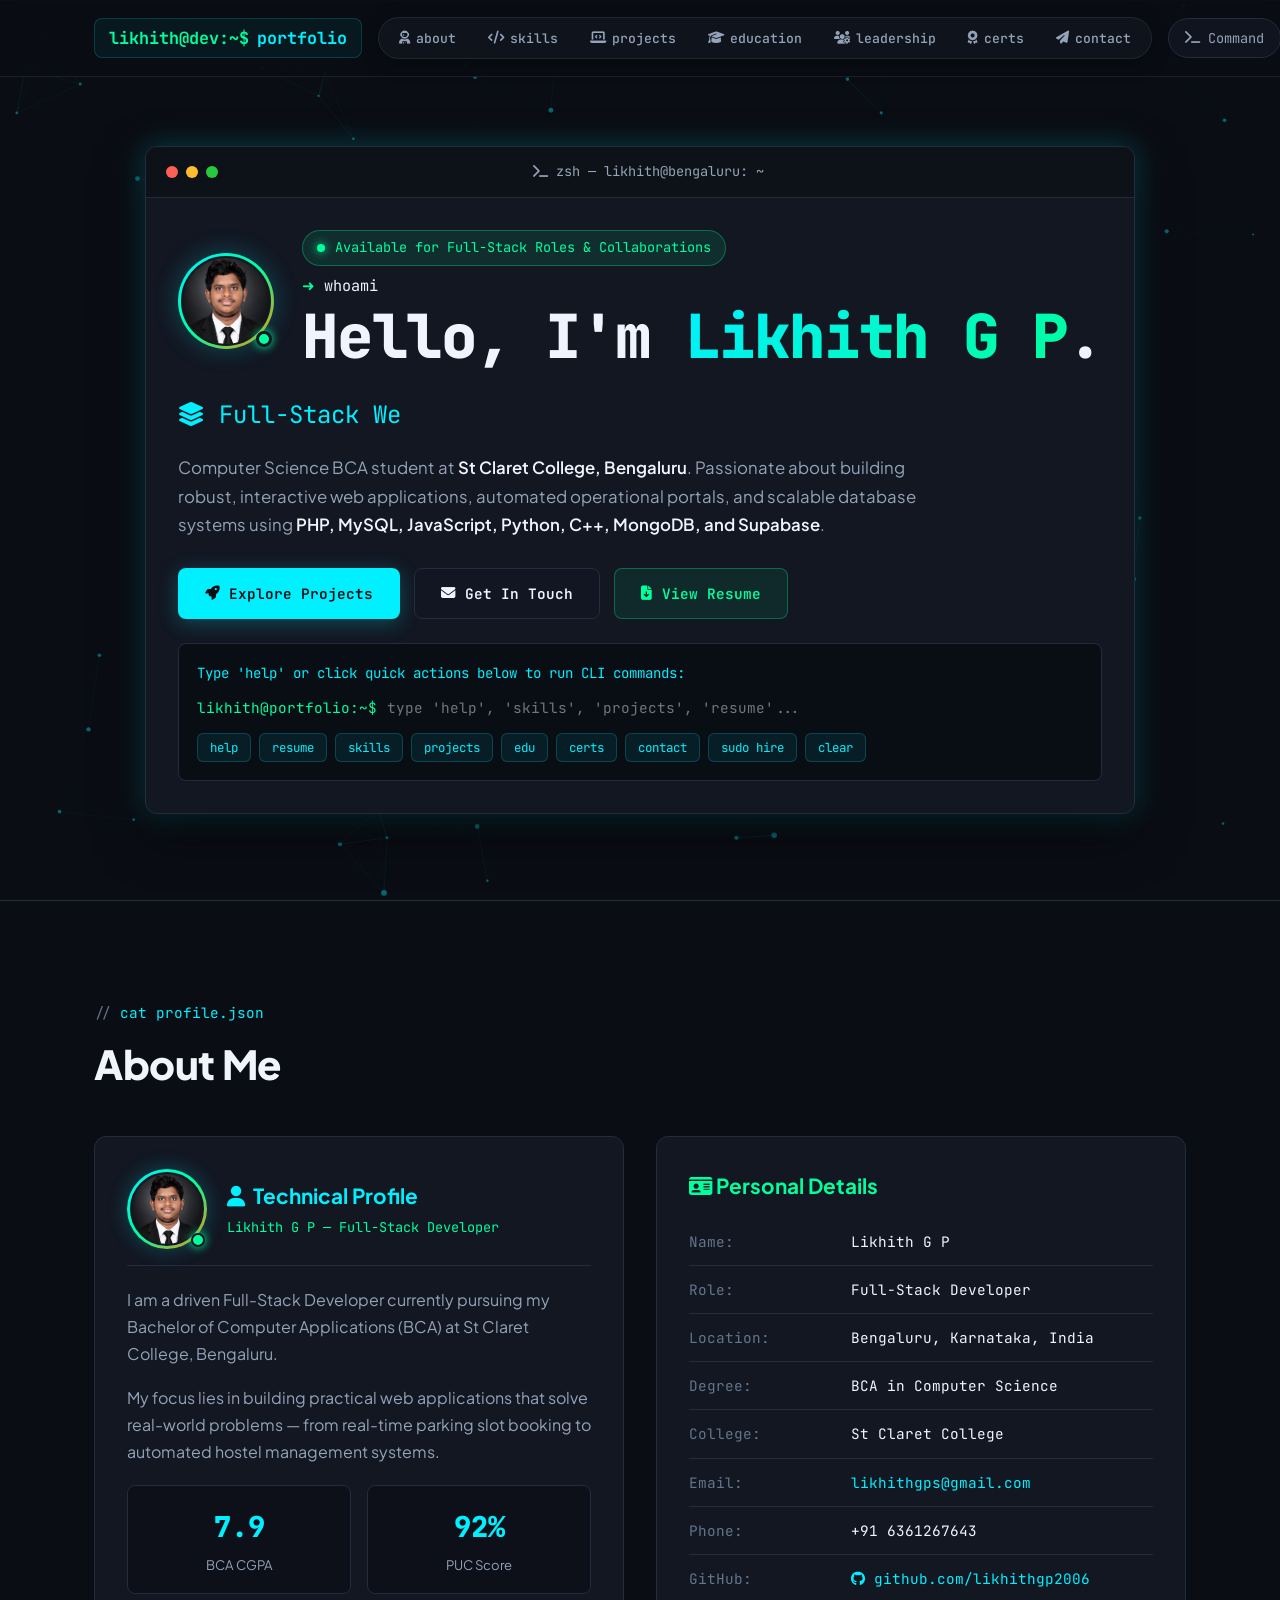
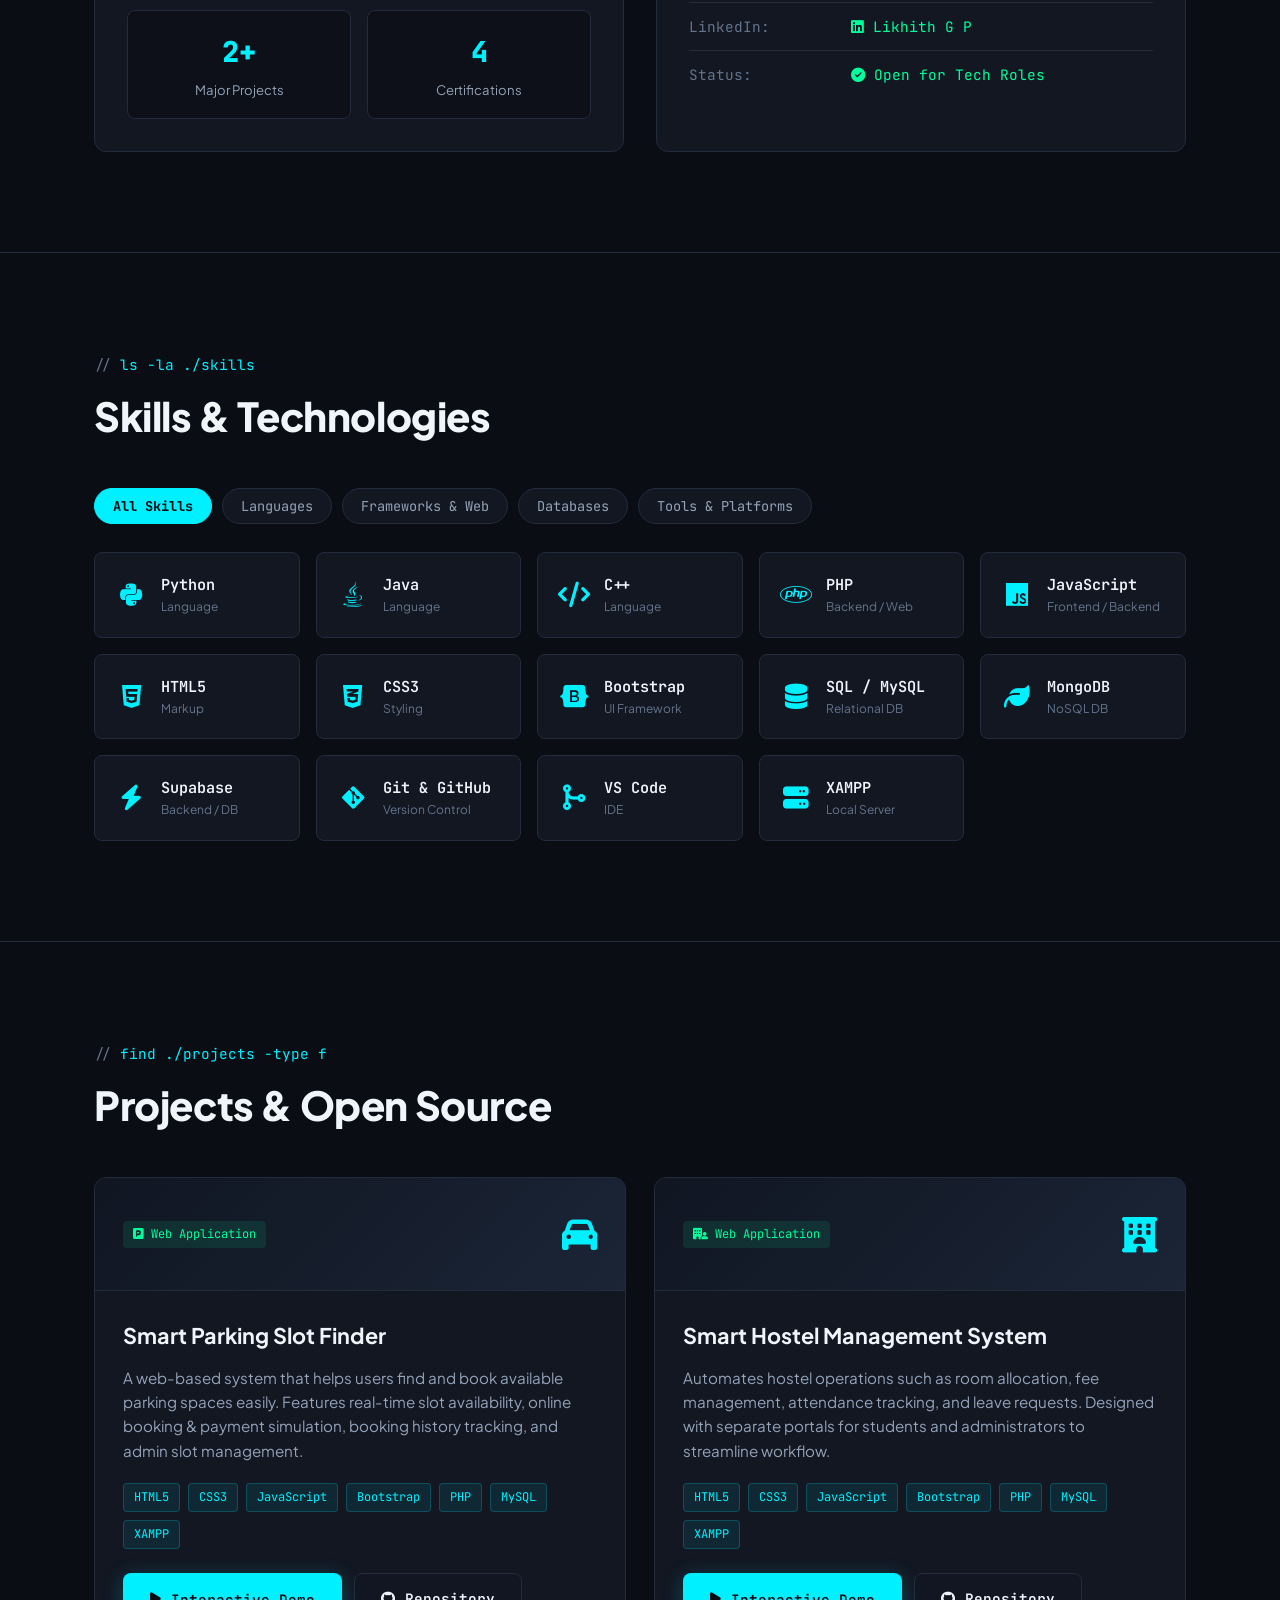
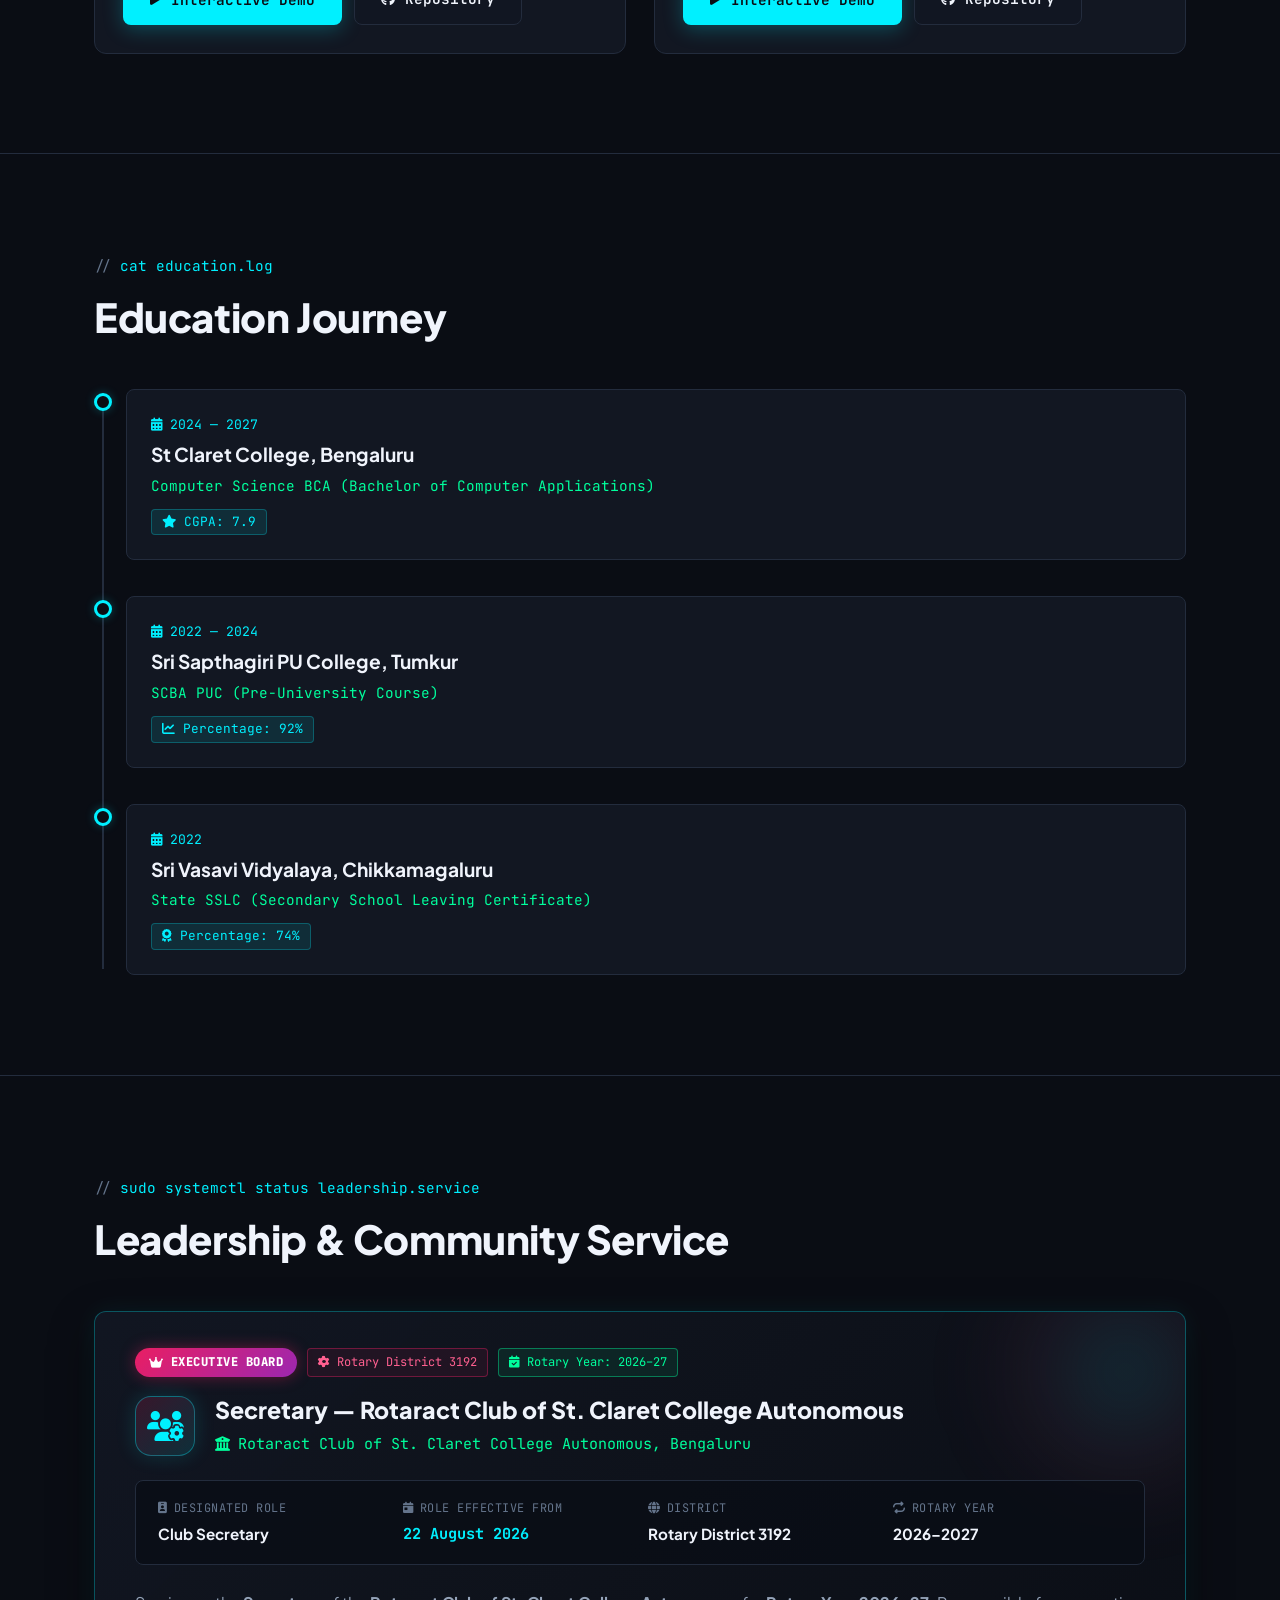
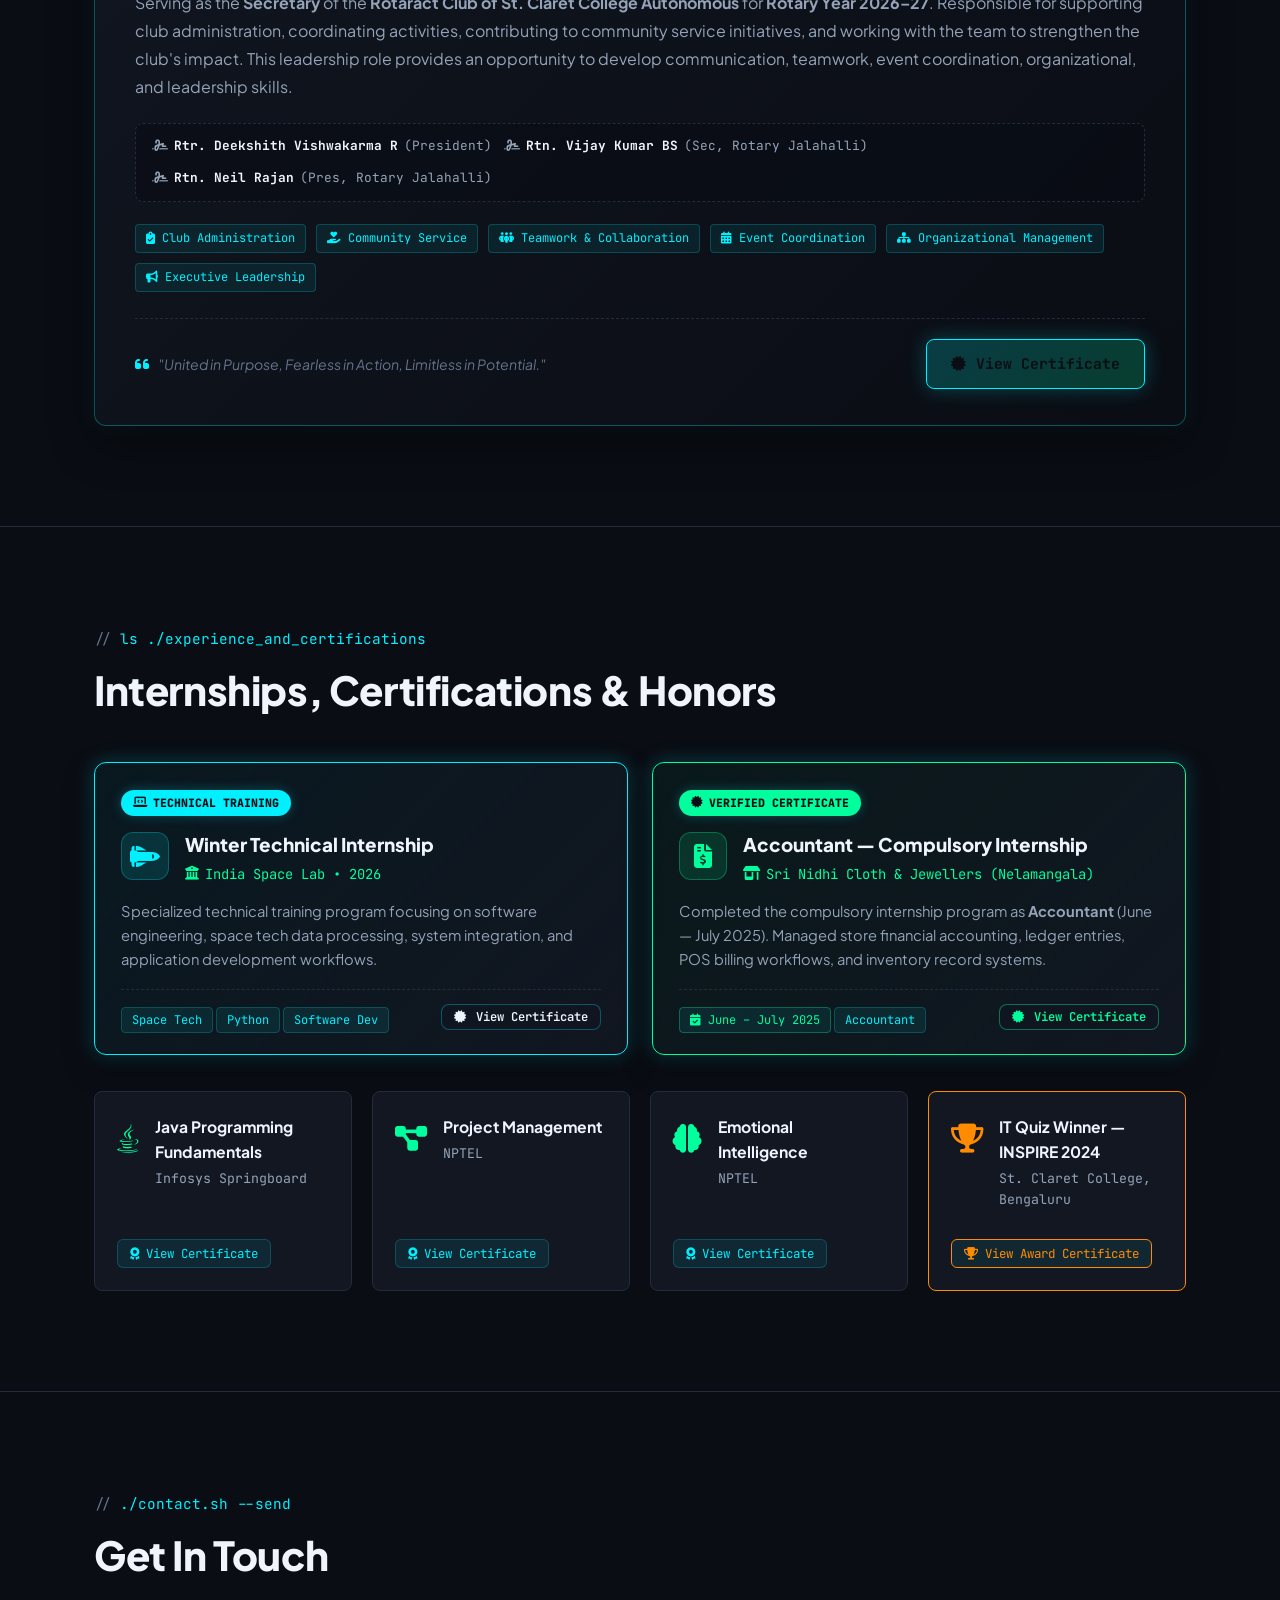
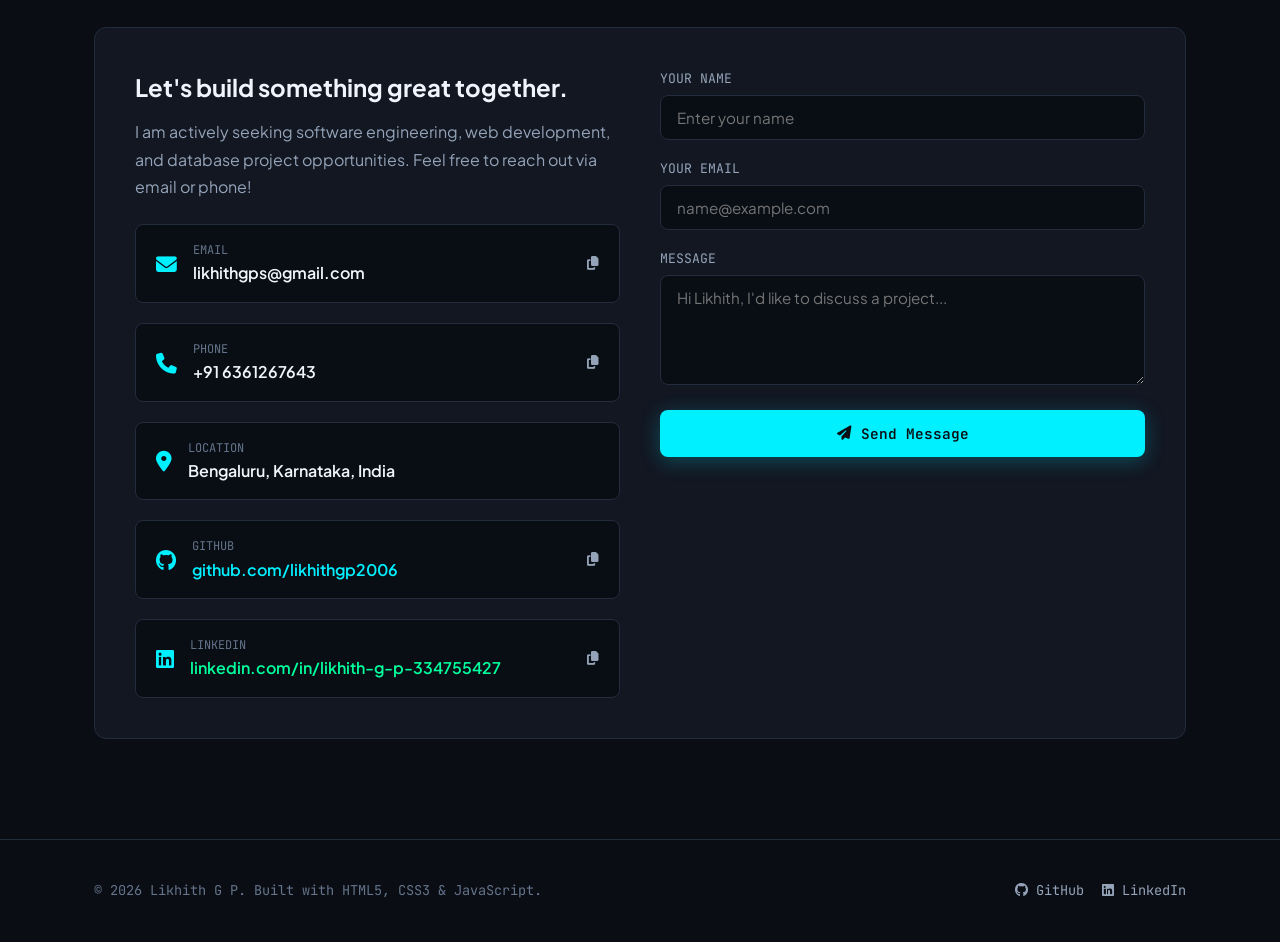
<file: index.html>
<!DOCTYPE html>
<html lang="en">

<head>
  <meta charset="UTF-8">
  <meta name="viewport" content="width=device-width, initial-scale=1.0">
  <title>Likhith G P — Full-Stack Developer Portfolio</title>
  <meta name="description"
    content="Portfolio of Likhith G P, Full-Stack Developer and Computer Science BCA student at St Claret College, Bengaluru. Featuring interactive projects, parking slot finder, hostel management system, and skills.">

  <!-- Google Fonts -->
  <link rel="preconnect" href="https://fonts.googleapis.com">
  <link rel="preconnect" href="https://fonts.gstatic.com" crossorigin>
  <link
    href="https://fonts.googleapis.com/css2?family=JetBrains+Mono:wght@300;400;500;700;800&family=Plus+Jakarta+Sans:wght@300;400;500;600;700;800&display=swap"
    rel="stylesheet">

  <!-- FontAwesome Icons -->
  <link rel="stylesheet" href="https://cdnjs.cloudflare.com/ajax/libs/font-awesome/6.4.0/css/all.min.css">

  <!-- External Stylesheet -->
  <link rel="stylesheet" href="styles.css">
</head>

<body>



  <!-- Neat 3D Canvas Background -->
  <canvas id="bg-canvas"></canvas>

  <!-- Scroll Progress Bar -->
  <div class="scroll-progress" id="scrollProgress"></div>

  <!-- NAVIGATION -->
  <nav>
    <div class="container nav-inner">
      <a href="#" class="nav-logo">
        <span class="prompt">likhith@dev:~$</span> portfolio
      </a>

      <ul class="nav-menu">
        <li><a href="#about" class="nav-link"><i class="fa-solid fa-user-astronaut"></i> about</a></li>
        <li><a href="#skills" class="nav-link"><i class="fa-solid fa-code"></i> skills</a></li>
        <li><a href="#projects" class="nav-link"><i class="fa-solid fa-laptop-code"></i> projects</a></li>
        <li><a href="#education" class="nav-link"><i class="fa-solid fa-graduation-cap"></i> education</a></li>
        <li><a href="#leadership" class="nav-link"><i class="fa-solid fa-users-gear"></i> leadership</a></li>
        <li><a href="#certs" class="nav-link"><i class="fa-solid fa-award"></i> certs</a></li>
        <li><a href="#contact" class="nav-link"><i class="fa-solid fa-paper-plane"></i> contact</a></li>
      </ul>

      <div class="nav-actions">
        <button class="cmd-trigger" id="cmdPaletteBtn" title="Search commands">
          <i class="fa-solid fa-terminal"></i>
          <span>Command</span>
        </button>

        <button class="icon-btn" id="themeToggleBtn" title="Toggle Theme">
          <i class="fa-solid fa-palette"></i>
        </button>

        <button class="mobile-menu-btn" id="mobileMenuBtn" aria-label="Toggle Navigation">
          <i class="fa-solid fa-bars"></i>
        </button>
      </div>
    </div>
  </nav>

  <!-- HERO SECTION -->
  <section class="hero-section" id="hero">
    <div class="container">
      <div class="hero-grid">
        <div class="terminal-card tilt-card reveal">
          <div class="term-header">
            <div class="window-dots">
              <div class="dot dot-red"></div>
              <div class="dot dot-yellow"></div>
              <div class="dot dot-green"></div>
            </div>
            <div class="term-title">
              <i class="fa-solid fa-terminal"></i> zsh — likhith@bengaluru: ~
            </div>
            <div style="width: 36px"></div>
          </div>

          <div class="term-body">
            <div class="hero-profile-row">
              <div class="hero-avatar-box">
                <img src="profile.jpg" alt="Likhith G P" class="hero-avatar-img">
                <span class="hero-avatar-status" title="Available for hire"></span>
              </div>
              <div>
                <div class="status-badge" style="margin-bottom: 8px;">
                  <span class="pulse-dot"></span> Available for Full-Stack Roles & Collaborations
                </div>
                <div class="term-intro" style="margin-bottom: 4px;"><span class="cmd-prefix">➜</span> <span
                    style="color:var(--text-main)">whoami</span></div>
                <h1 class="hero-name react-text" style="margin-bottom: 0;">Hello, I'm <span class="highlight">Likhith
                    G&nbsp;P</span>.</h1>
              </div>
            </div>

            <div class="hero-subtitle react-text">
              <i class="fa-solid fa-layer-group"></i> <span id="heroTypewriter">Full-Stack Web & Database
                Developer</span>
            </div>

            <p class="hero-bio">
              Computer Science BCA student at <strong>St Claret College, Bengaluru</strong>. Passionate about building
              robust, interactive web applications, automated operational portals, and scalable database systems using
              <strong>PHP, MySQL, JavaScript, Python, C++, MongoDB, and Supabase</strong>.
            </p>

            <div class="btn-group">
              <a href="#projects" class="btn btn-primary">
                <i class="fa-solid fa-rocket"></i> Explore Projects
              </a>
              <a href="#contact" class="btn btn-outline">
                <i class="fa-solid fa-envelope"></i> Get In Touch
              </a>
              <a href="Likhith's Resume-hackerresume.pdf" target="_blank" class="btn btn-secondary-glow"
                onclick="openResumeModal(); return false;">
                <i class="fa-solid fa-file-arrow-down"></i> View Resume
              </a>
            </div>

            <!-- INTERACTIVE TERMINAL CLI -->
            <div class="cli-wrapper">
              <div class="cli-output" id="cliOutput">
                <div class="cli-line info">Type 'help' or click quick actions below to run CLI commands:</div>
              </div>

              <div class="cli-input-row">
                <span class="cli-prompt">likhith@portfolio:~$</span>
                <input type="text" class="cli-input" id="cliInput"
                  placeholder="type 'help', 'skills', 'projects', 'resume'..." autocomplete="off">
              </div>

              <div class="quick-chips">
                <button class="chip-btn" onclick="runCliCmd('help')">help</button>
                <button class="chip-btn" onclick="runCliCmd('resume')">resume</button>
                <button class="chip-btn" onclick="runCliCmd('skills')">skills</button>
                <button class="chip-btn" onclick="runCliCmd('projects')">projects</button>
                <button class="chip-btn" onclick="runCliCmd('edu')">edu</button>
                <button class="chip-btn" onclick="runCliCmd('certs')">certs</button>
                <button class="chip-btn" onclick="runCliCmd('contact')">contact</button>
                <button class="chip-btn" onclick="runCliCmd('sudo hire')">sudo hire</button>
                <button class="chip-btn" onclick="runCliCmd('clear')">clear</button>
              </div>
            </div>

          </div>
        </div>
      </div>
    </div>
  </section>

  <!-- ABOUT SECTION WITH PHOTO IN ABOUT CARD -->
  <section id="about">
    <div class="container reveal">
      <div class="section-tag">cat profile.json</div>
      <h2 class="section-title react-text">About Me</h2>

      <div class="about-grid">
        <div class="about-card tilt-card reveal-left">
          <!-- Photo and Header inside About Card -->
          <div class="about-profile-header">
            <div class="profile-img-box">
              <img src="profile.jpg" alt="Likhith G P" class="profile-img">
              <span class="profile-status-dot" title="Available for hire"></span>
            </div>
            <div>
              <h3 class="react-text profile-meta-title">
                <i class="fa-solid fa-user"></i> Technical Profile
              </h3>
              <div class="profile-meta-role">
                Likhith G P — Full-Stack Developer
              </div>
            </div>
          </div>

          <p style="color: var(--text-muted); line-height: 1.7; margin-bottom: 16px;">
            I am a driven Full-Stack Developer currently pursuing my Bachelor of Computer Applications (BCA) at St
            Claret College, Bengaluru.
          </p>
          <p style="color: var(--text-muted); line-height: 1.7;">
            My focus lies in building practical web applications that solve real-world problems — from real-time parking
            slot booking to automated hostel management systems.
          </p>

          <div class="stats-grid" id="statsGrid">
            <div class="stat-box">
              <div class="stat-num" data-target="7.9" data-decimals="1">0.0</div>
              <div class="stat-label">BCA CGPA</div>
            </div>
            <div class="stat-box">
              <div class="stat-num" data-target="92" data-suffix="%">0%</div>
              <div class="stat-label">PUC Score</div>
            </div>
            <div class="stat-box">
              <div class="stat-num" data-target="2" data-suffix="+">0+</div>
              <div class="stat-label">Major Projects</div>
            </div>
            <div class="stat-box">
              <div class="stat-num" data-target="4">0</div>
              <div class="stat-label">Certifications</div>
            </div>
          </div>
        </div>

        <div class="about-card tilt-card reveal-right">
          <h3 class="react-text" style="font-size: 1.3rem; margin-bottom: 16px; color: var(--secondary);">
            <i class="fa-solid fa-id-card"></i> Personal Details
          </h3>

          <table class="info-table">
            <tr>
              <td class="key">Name:</td>
              <td class="val">Likhith G P</td>
            </tr>
            <tr>
              <td class="key">Role:</td>
              <td class="val">Full-Stack Developer</td>
            </tr>
            <tr>
              <td class="key">Location:</td>
              <td class="val">Bengaluru, Karnataka, India</td>
            </tr>
            <tr>
              <td class="key">Degree:</td>
              <td class="val">BCA in Computer Science</td>
            </tr>
            <tr>
              <td class="key">College:</td>
              <td class="val">St Claret College</td>
            </tr>
            <tr>
              <td class="key">Email:</td>
              <td class="val" style="color:var(--primary)">likhithgps@gmail.com</td>
            </tr>
            <tr>
              <td class="key">Phone:</td>
              <td class="val">+91 6361267643</td>
            </tr>
            <tr>
              <td class="key">GitHub:</td>
              <td class="val"><a href="https://github.com/likhithgp2006" target="_blank"
                  style="color:var(--primary); text-decoration:none;"><i class="fa-brands fa-github"></i>
                  github.com/likhithgp2006</a></td>
            </tr>
            <tr>
              <td class="key">LinkedIn:</td>
              <td class="val"><a href="https://www.linkedin.com/in/likhith-g-p-334755427" target="_blank"
                  style="color:var(--secondary); text-decoration:none;"><i class="fa-brands fa-linkedin"></i> Likhith G
                  P</a></td>
            </tr>
            <tr>
              <td class="key">Status:</td>
              <td class="val" style="color:var(--secondary)"><i class="fa-solid fa-circle-check"></i> Open for Tech
                Roles</td>
            </tr>
          </table>
        </div>
      </div>
    </div>
  </section>

  <!-- SKILLS SECTION -->
  <section id="skills">
    <div class="container reveal">
      <div class="section-tag">ls -la ./skills</div>
      <h2 class="section-title react-text">Skills & Technologies</h2>

      <div class="skills-filter">
        <button class="filter-tab active" onclick="filterSkills('all', this)">All Skills</button>
        <button class="filter-tab" onclick="filterSkills('lang', this)">Languages</button>
        <button class="filter-tab" onclick="filterSkills('web', this)">Frameworks & Web</button>
        <button class="filter-tab" onclick="filterSkills('db', this)">Databases</button>
        <button class="filter-tab" onclick="filterSkills('tools', this)">Tools & Platforms</button>
      </div>

      <div class="skills-grid" id="skillsGrid">
        <!-- Languages -->
        <div class="skill-item" data-cat="lang">
          <div class="skill-icon"><i class="fa-brands fa-python"></i></div>
          <div>
            <div class="skill-name">Python</div>
            <div class="skill-cat">Language</div>
          </div>
        </div>

        <div class="skill-item" data-cat="lang">
          <div class="skill-icon"><i class="fa-brands fa-java"></i></div>
          <div>
            <div class="skill-name">Java</div>
            <div class="skill-cat">Language</div>
          </div>
        </div>

        <div class="skill-item" data-cat="lang">
          <div class="skill-icon"><i class="fa-solid fa-code"></i></div>
          <div>
            <div class="skill-name">C++</div>
            <div class="skill-cat">Language</div>
          </div>
        </div>

        <div class="skill-item" data-cat="lang">
          <div class="skill-icon"><i class="fa-brands fa-php"></i></div>
          <div>
            <div class="skill-name">PHP</div>
            <div class="skill-cat">Backend / Web</div>
          </div>
        </div>

        <!-- Web / JS -->
        <div class="skill-item" data-cat="web">
          <div class="skill-icon"><i class="fa-brands fa-js"></i></div>
          <div>
            <div class="skill-name">JavaScript</div>
            <div class="skill-cat">Frontend / Backend</div>
          </div>
        </div>

        <div class="skill-item" data-cat="web">
          <div class="skill-icon"><i class="fa-brands fa-html5"></i></div>
          <div>
            <div class="skill-name">HTML5</div>
            <div class="skill-cat">Markup</div>
          </div>
        </div>

        <div class="skill-item" data-cat="web">
          <div class="skill-icon"><i class="fa-brands fa-css3-alt"></i></div>
          <div>
            <div class="skill-name">CSS3</div>
            <div class="skill-cat">Styling</div>
          </div>
        </div>

        <div class="skill-item" data-cat="web">
          <div class="skill-icon"><i class="fa-brands fa-bootstrap"></i></div>
          <div>
            <div class="skill-name">Bootstrap</div>
            <div class="skill-cat">UI Framework</div>
          </div>
        </div>

        <!-- Databases -->
        <div class="skill-item" data-cat="db">
          <div class="skill-icon"><i class="fa-solid fa-database"></i></div>
          <div>
            <div class="skill-name">SQL / MySQL</div>
            <div class="skill-cat">Relational DB</div>
          </div>
        </div>

        <div class="skill-item" data-cat="db">
          <div class="skill-icon"><i class="fa-solid fa-leaf"></i></div>
          <div>
            <div class="skill-name">MongoDB</div>
            <div class="skill-cat">NoSQL DB</div>
          </div>
        </div>

        <div class="skill-item" data-cat="db">
          <div class="skill-icon"><i class="fa-solid fa-bolt"></i></div>
          <div>
            <div class="skill-name">Supabase</div>
            <div class="skill-cat">Backend / DB</div>
          </div>
        </div>

        <!-- Tools -->
        <div class="skill-item" data-cat="tools">
          <div class="skill-icon"><i class="fa-brands fa-git-alt"></i></div>
          <div>
            <div class="skill-name">Git & GitHub</div>
            <div class="skill-cat">Version Control</div>
          </div>
        </div>

        <div class="skill-item" data-cat="tools">
          <div class="skill-icon"><i class="fa-solid fa-code-merge"></i></div>
          <div>
            <div class="skill-name">VS Code</div>
            <div class="skill-cat">IDE</div>
          </div>
        </div>

        <div class="skill-item" data-cat="tools">
          <div class="skill-icon"><i class="fa-solid fa-server"></i></div>
          <div>
            <div class="skill-name">XAMPP</div>
            <div class="skill-cat">Local Server</div>
          </div>
        </div>
      </div>
    </div>
  </section>

  <!-- PROJECTS SECTION -->
  <section id="projects">
    <div class="container reveal">
      <div class="section-tag">find ./projects -type f</div>
      <h2 class="section-title react-text">Projects & Open Source</h2>

      <div class="projects-grid">
        <!-- Project 1: Smart Parking Slot Finder -->
        <div class="project-card tilt-card reveal-left">
          <div class="project-banner">
            <span class="project-type"><i class="fa-solid fa-square-parking"></i> Web Application</span>
            <div class="project-icon-large"><i class="fa-solid fa-car"></i></div>
          </div>

          <div class="project-content">
            <h3 class="project-title react-text">Smart Parking Slot Finder</h3>
            <p class="project-desc">
              A web-based system that helps users find and book available parking spaces easily. Features real-time slot
              availability, online booking & payment simulation, booking history tracking, and admin slot management.
            </p>

            <div class="tech-tags">
              <span class="tag">HTML5</span>
              <span class="tag">CSS3</span>
              <span class="tag">JavaScript</span>
              <span class="tag">Bootstrap</span>
              <span class="tag">PHP</span>
              <span class="tag">MySQL</span>
              <span class="tag">XAMPP</span>
            </div>

            <div class="project-actions">
              <button class="btn btn-primary" onclick="openSimulatorModal('parking')">
                <i class="fa-solid fa-play"></i> Interactive Demo
              </button>
              <a href="https://github.com/likhithgp2006/Smart-Parking-System-" target="_blank" rel="noopener"
                class="btn btn-outline">
                <i class="fa-brands fa-github"></i> Repository
              </a>
            </div>
          </div>
        </div>

        <!-- Project 2: Smart Hostel Management System -->
        <div class="project-card tilt-card reveal-right">
          <div class="project-banner">
            <span class="project-type"><i class="fa-solid fa-building-user"></i> Web Application</span>
            <div class="project-icon-large"><i class="fa-solid fa-hotel"></i></div>
          </div>

          <div class="project-content">
            <h3 class="project-title react-text">Smart Hostel Management System</h3>
            <p class="project-desc">
              Automates hostel operations such as room allocation, fee management, attendance tracking, and leave
              requests. Designed with separate portals for students and administrators to streamline workflow.
            </p>

            <div class="tech-tags">
              <span class="tag">HTML5</span>
              <span class="tag">CSS3</span>
              <span class="tag">JavaScript</span>
              <span class="tag">Bootstrap</span>
              <span class="tag">PHP</span>
              <span class="tag">MySQL</span>
              <span class="tag">XAMPP</span>
            </div>

            <div class="project-actions">
              <button class="btn btn-primary" onclick="openSimulatorModal('hostel')">
                <i class="fa-solid fa-play"></i> Interactive Demo
              </button>
              <a href="https://github.com/likhithgp2006/Hostel-Management-System-Frontend" target="_blank"
                rel="noopener" class="btn btn-outline">
                <i class="fa-brands fa-github"></i> Repository
              </a>
            </div>
          </div>
        </div>
      </div>
    </div>
  </section>

  <!-- EDUCATION SECTION -->
  <section id="education">
    <div class="container reveal">
      <div class="section-tag">cat education.log</div>
      <h2 class="section-title react-text">Education Journey</h2>

      <div class="timeline">
        <!-- St Claret College -->
        <div class="timeline-item reveal-left">
          <div class="timeline-dot"></div>
          <div class="timeline-card">
            <div class="timeline-year"><i class="fa-solid fa-calendar-days"></i> 2024 — 2027</div>
            <div class="timeline-inst react-text">St Claret College, Bengaluru</div>
            <div class="timeline-degree">Computer Science BCA (Bachelor of Computer Applications)</div>
            <div class="timeline-score"><i class="fa-solid fa-star"></i> CGPA: 7.9</div>
          </div>
        </div>

        <!-- Sri Sapthagiri PU College -->
        <div class="timeline-item reveal-right">
          <div class="timeline-dot"></div>
          <div class="timeline-card">
            <div class="timeline-year"><i class="fa-solid fa-calendar-days"></i> 2022 — 2024</div>
            <div class="timeline-inst react-text">Sri Sapthagiri PU College, Tumkur</div>
            <div class="timeline-degree">SCBA PUC (Pre-University Course)</div>
            <div class="timeline-score"><i class="fa-solid fa-chart-line"></i> Percentage: 92%</div>
          </div>
        </div>

        <!-- Sri Vasavi Vidyalaya -->
        <div class="timeline-item reveal-left">
          <div class="timeline-dot"></div>
          <div class="timeline-card">
            <div class="timeline-year"><i class="fa-solid fa-calendar-days"></i> 2022</div>
            <div class="timeline-inst react-text">Sri Vasavi Vidyalaya, Chikkamagaluru</div>
            <div class="timeline-degree">State SSLC (Secondary School Leaving Certificate)</div>
            <div class="timeline-score"><i class="fa-solid fa-award"></i> Percentage: 74%</div>
          </div>
        </div>
      </div>
    </div>
  </section>

  <!-- LEADERSHIP & COMMUNITY SERVICE SECTION -->
  <section id="leadership">
    <div class="container reveal">
      <div class="section-tag">sudo systemctl status leadership.service</div>
      <h2 class="section-title react-text">Leadership & Community Service</h2>

      <div class="leadership-card reveal">
        <div class="leadership-glow-bg"></div>

        <div class="leadership-header">
          <div class="leadership-badge-group">
            <span class="leadership-badge"><i class="fa-solid fa-crown"></i> Executive Board</span>
            <span class="tag tag-rotary"><i class="fa-solid fa-gear fa-spin-pulse"
                style="--fa-animation-duration: 14s;"></i> Rotary District 3192</span>
            <span class="tag tag-year"><i class="fa-solid fa-calendar-check"></i> Rotary Year: 2026–27</span>
          </div>

          <div class="leadership-title-row">
            <div class="leadership-icon-box">
              <i class="fa-solid fa-users-gear"></i>
            </div>
            <div>
              <h3 class="leadership-role react-text">Secretary — Rotaract Club of St. Claret College Autonomous</h3>
              <div class="leadership-org">
                <i class="fa-solid fa-building-columns"></i> Rotaract Club of St. Claret College Autonomous,
                Bengaluru
              </div>
            </div>
          </div>
        </div>

        <div class="leadership-details-grid">
          <div class="leadership-detail-item">
            <span class="detail-label"><i class="fa-solid fa-id-badge"></i> Designated Role</span>
            <span class="detail-value">Club Secretary</span>
          </div>
          <div class="leadership-detail-item">
            <span class="detail-label"><i class="fa-solid fa-calendar-day"></i> Role Effective From</span>
            <span class="detail-value highlight-date">22 August 2026</span>
          </div>
          <div class="leadership-detail-item">
            <span class="detail-label"><i class="fa-solid fa-globe"></i> District</span>
            <span class="detail-value">Rotary District 3192</span>
          </div>
          <div class="leadership-detail-item">
            <span class="detail-label"><i class="fa-solid fa-repeat"></i> Rotary Year</span>
            <span class="detail-value">2026–2027</span>
          </div>
        </div>

        <div class="leadership-body">
          <p class="leadership-desc">
            Serving as the <strong>Secretary</strong> of the <strong>Rotaract Club of St. Claret College
              Autonomous</strong> for <strong>Rotary Year 2026–27</strong>. Responsible for supporting club
            administration, coordinating activities, contributing to community service initiatives, and working with
            the
            team to strengthen the club's impact. This leadership role provides an opportunity to develop
            communication,
            teamwork, event coordination, organizational, and leadership skills.
          </p>

          <div class="leadership-signatories-row">
            <div class="signatory-tag"><i class="fa-solid fa-signature"></i> <strong>Rtr. Deekshith Vishwakarma
                R</strong> (President)</div>
            <div class="signatory-tag"><i class="fa-solid fa-signature"></i> <strong>Rtn. Vijay Kumar BS</strong>
              (Sec, Rotary Jalahalli)</div>
            <div class="signatory-tag"><i class="fa-solid fa-signature"></i> <strong>Rtn. Neil Rajan</strong> (Pres,
              Rotary Jalahalli)</div>
          </div>

          <div class="leadership-skills-pill-row">
            <span class="tag"><i class="fa-solid fa-clipboard-check"></i> Club Administration</span>
            <span class="tag"><i class="fa-solid fa-hand-holding-heart"></i> Community Service</span>
            <span class="tag"><i class="fa-solid fa-people-group"></i> Teamwork & Collaboration</span>
            <span class="tag"><i class="fa-solid fa-calendar-days"></i> Event Coordination</span>
            <span class="tag"><i class="fa-solid fa-sitemap"></i> Organizational Management</span>
            <span class="tag"><i class="fa-solid fa-bullhorn"></i> Executive Leadership</span>
          </div>
        </div>

        <div class="leadership-footer">
          <div class="leadership-quote">
            <i class="fa-solid fa-quote-left"></i> "United in Purpose, Fearless in Action, Limitless in Potential."
          </div>
          <div class="leadership-actions">
            <a href="https://drive.google.com/file/d/1Jehw0mWLHWgx0H5jV7_2Ccu7QDm7OMuJ/view?usp=sharing" target="_blank"
              rel="noopener" class="btn btn-primary leadership-cert-btn" id="viewRotaractCertBtn">
              <i class="fa-solid fa-certificate"></i> View Certificate
            </a>
          </div>
        </div>
      </div>
    </div>
  </section>

  <!-- INTERNSHIPS, CERTIFICATIONS & AWARDS -->
  <section id="certs">
    <div class="container reveal">
      <div class="section-tag">ls ./experience_and_certifications</div>
      <h2 class="section-title react-text">Internships, Certifications & Honors</h2>

      <!-- PERFECT EQUAL HEIGHT 2-COLUMN INTERNSHIPS GRID WITH CERTIFICATE BUTTONS -->
      <div class="internships-grid">
        <!-- Internship 1: India Space Lab -->
        <div class="internship-featured-card reveal">
          <div>
            <div class="internship-badge-tag">
              <i class="fa-solid fa-laptop-code"></i> Technical Training
            </div>

            <div class="internship-head">
              <div class="internship-icon">
                <i class="fa-solid fa-shuttle-space"></i>
              </div>
              <div>
                <h3 class="internship-title react-text">Winter Technical Internship</h3>
                <div class="internship-company">
                  <i class="fa-solid fa-building-columns"></i> India Space Lab • 2026
                </div>
              </div>
            </div>

            <p class="internship-desc">
              Specialized technical training program focusing on software engineering, space tech data processing,
              system integration, and application development workflows.
            </p>
          </div>

          <div class="internship-meta-row" style="justify-content: space-between;">
            <div>
              <span class="tag">Space Tech</span>
              <span class="tag">Python</span>
              <span class="tag">Software Dev</span>
            </div>
            <button class="btn btn-outline"
              style="padding: 4px 12px; font-size: 0.76rem; border-color: rgba(0, 240, 255, 0.3);"
              onclick="viewCertificateModal('Winter Technical Internship', 'India Space Lab (2026)', 'Space Tech, Python & Software Engineering Technical Training Program')">
              <i class="fa-solid fa-certificate"></i> View Certificate
            </button>
          </div>
        </div>

        <!-- Internship 2: Sri Nidhi Cloth and Jewellers (Nelamangala) - EXACT CERTIFICATE DETAILS -->
        <div class="internship-featured-card reveal"
          style="border-color: var(--secondary); background: linear-gradient(135deg, rgba(0, 255, 157, 0.05), rgba(18, 23, 34, 0.95));">
          <div>
            <div class="internship-badge-tag" style="background: var(--secondary); color: var(--bg-dark);">
              <i class="fa-solid fa-certificate"></i> Verified Certificate
            </div>

            <div class="internship-head">
              <div class="internship-icon"
                style="color: var(--secondary); background: rgba(0, 255, 157, 0.12); border-color: rgba(0, 255, 157, 0.3);">
                <i class="fa-solid fa-file-invoice-dollar"></i>
              </div>
              <div>
                <h3 class="internship-title react-text">Accountant — Compulsory Internship</h3>
                <div class="internship-company">
                  <i class="fa-solid fa-shop"></i> Sri Nidhi Cloth & Jewellers (Nelamangala)
                </div>
              </div>
            </div>

            <p class="internship-desc">
              Completed the compulsory internship program as <strong>Accountant</strong> (June — July 2025). Managed
              store financial accounting, ledger entries, POS billing workflows, and inventory record systems.
            </p>
          </div>

          <div class="internship-meta-row" style="justify-content: space-between;">
            <div>
              <span class="tag" style="border-color: rgba(0, 255, 157, 0.3); color: var(--secondary);"><i
                  class="fa-solid fa-calendar-check"></i> June – July 2025</span>
              <span class="tag">Accountant</span>
            </div>
            <button class="btn btn-outline"
              style="padding: 4px 12px; font-size: 0.76rem; border-color: rgba(0, 255, 157, 0.4); color: var(--secondary);"
              onclick="viewCertificateModal('Accountant — Compulsory Internship', 'Sri Nidhi Cloth and Jewellers (Nelamangala)', 'Compulsory Internship Program Certificate as Accountant (June to July 2025)')">
              <i class="fa-solid fa-certificate"></i> View Certificate
            </button>
          </div>
        </div>
      </div>

      <!-- Certifications & Honors Grid With Certificate Verification Buttons -->
      <div class="certs-grid">
        <div class="cert-card reveal" style="flex-direction: column; justify-content: space-between;">
          <div style="display: flex; gap: 16px;">
            <div class="cert-icon"><i class="fa-brands fa-java"></i></div>
            <div>
              <div class="cert-title react-text">Java Programming Fundamentals</div>
              <div class="cert-org">Infosys Springboard</div>
            </div>
          </div>
          <button class="chip-btn" style="margin-top: 12px; align-self: flex-start;"
            onclick="viewCertificateModal('Java Programming Fundamentals', 'Infosys Springboard', 'Object-Oriented Programming & Core Java Certificate')">
            <i class="fa-solid fa-award"></i> View Certificate
          </button>
        </div>

        <div class="cert-card reveal" style="flex-direction: column; justify-content: space-between;">
          <div style="display: flex; gap: 16px;">
            <div class="cert-icon"><i class="fa-solid fa-diagram-project"></i></div>
            <div>
              <div class="cert-title react-text">Project Management</div>
              <div class="cert-org">NPTEL</div>
            </div>
          </div>
          <button class="chip-btn" style="margin-top: 12px; align-self: flex-start;"
            onclick="viewCertificateModal('Project Management', 'NPTEL', 'Project Planning, Agile & Risk Management Certificate')">
            <i class="fa-solid fa-award"></i> View Certificate
          </button>
        </div>

        <div class="cert-card reveal" style="flex-direction: column; justify-content: space-between;">
          <div style="display: flex; gap: 16px;">
            <div class="cert-icon"><i class="fa-solid fa-brain"></i></div>
            <div>
              <div class="cert-title react-text">Emotional Intelligence</div>
              <div class="cert-org">NPTEL</div>
            </div>
          </div>
          <button class="chip-btn" style="margin-top: 12px; align-self: flex-start;"
            onclick="viewCertificateModal('Emotional Intelligence', 'NPTEL', 'Leadership & Behavioral Competency Certificate')">
            <i class="fa-solid fa-award"></i> View Certificate
          </button>
        </div>

        <div class="cert-card reveal"
          style="border-color: var(--accent); flex-direction: column; justify-content: space-between;">
          <div style="display: flex; gap: 16px;">
            <div class="cert-icon" style="color: var(--accent);"><i class="fa-solid fa-trophy"></i></div>
            <div>
              <div class="cert-title react-text">IT Quiz Winner — INSPIRE 2024</div>
              <div class="cert-org">St. Claret College, Bengaluru</div>
            </div>
          </div>
          <button class="chip-btn"
            style="margin-top: 12px; align-self: flex-start; border-color: var(--accent); color: var(--accent);"
            onclick="viewCertificateModal('IT Quiz Winner — INSPIRE 2024', 'St. Claret College, Bengaluru', 'First Place Honor Certificate in Technical IT Quiz Competition')">
            <i class="fa-solid fa-trophy"></i> View Award Certificate
          </button>
        </div>
      </div>
    </div>
  </section>

  <!-- CONTACT SECTION -->
  <section id="contact">
    <div class="container reveal">
      <div class="section-tag">./contact.sh --send</div>
      <h2 class="section-title react-text">Get In Touch</h2>

      <div class="contact-box">
        <div class="reveal-left">
          <h3 class="react-text" style="font-size: 1.5rem; margin-bottom: 12px; color: var(--text-main);">
            Let's build something great together.
          </h3>
          <p style="color: var(--text-muted); line-height: 1.7; margin-bottom: 24px;">
            I am actively seeking software engineering, web development, and database project opportunities. Feel free
            to reach out via email or phone!
          </p>

          <div class="contact-info-list">
            <div class="contact-item">
              <div class="contact-icon"><i class="fa-solid fa-envelope"></i></div>
              <div>
                <div style="font-size: 0.75rem; color: var(--text-dim); font-family: var(--font-mono)">EMAIL</div>
                <div style="color: var(--text-main); font-weight: 600;">likhithgps@gmail.com</div>
              </div>
              <button class="copy-btn" onclick="copyToClipboard('likhithgps@gmail.com', 'Email copied to clipboard!')">
                <i class="fa-solid fa-copy"></i>
              </button>
            </div>

            <div class="contact-item">
              <div class="contact-icon"><i class="fa-solid fa-phone"></i></div>
              <div>
                <div style="font-size: 0.75rem; color: var(--text-dim); font-family: var(--font-mono)">PHONE</div>
                <div style="color: var(--text-main); font-weight: 600;">+91 6361267643</div>
              </div>
              <button class="copy-btn" onclick="copyToClipboard('+916361267643', 'Phone number copied!')">
                <i class="fa-solid fa-copy"></i>
              </button>
            </div>

            <div class="contact-item">
              <div class="contact-icon"><i class="fa-solid fa-location-dot"></i></div>
              <div>
                <div style="font-size: 0.75rem; color: var(--text-dim); font-family: var(--font-mono)">LOCATION</div>
                <div style="color: var(--text-main); font-weight: 600;">Bengaluru, Karnataka, India</div>
              </div>
            </div>

            <div class="contact-item">
              <div class="contact-icon"><i class="fa-brands fa-github"></i></div>
              <div>
                <div style="font-size: 0.75rem; color: var(--text-dim); font-family: var(--font-mono)">GITHUB</div>
                <a href="https://github.com/likhithgp2006" target="_blank"
                  style="color: var(--primary); font-weight: 600; text-decoration: none;">github.com/likhithgp2006</a>
              </div>
              <button class="copy-btn"
                onclick="copyToClipboard('https://github.com/likhithgp2006', 'GitHub link copied!')">
                <i class="fa-solid fa-copy"></i>
              </button>
            </div>

            <div class="contact-item">
              <div class="contact-icon"><i class="fa-brands fa-linkedin"></i></div>
              <div>
                <div style="font-size: 0.75rem; color: var(--text-dim); font-family: var(--font-mono)">LINKEDIN</div>
                <a href="https://www.linkedin.com/in/likhith-g-p-334755427" target="_blank"
                  style="color: var(--secondary); font-weight: 600; text-decoration: none;">linkedin.com/in/likhith-g-p-334755427</a>
              </div>
              <button class="copy-btn"
                onclick="copyToClipboard('https://www.linkedin.com/in/likhith-g-p-334755427', 'LinkedIn link copied!')">
                <i class="fa-solid fa-copy"></i>
              </button>
            </div>
          </div>
        </div>

        <!-- Contact Form -->
        <div class="reveal-right">
          <form id="contactForm" onsubmit="handleContactSubmit(event)">
            <div class="form-group">
              <label class="form-label">YOUR NAME</label>
              <input type="text" class="form-control" id="formName" placeholder="Enter your name" required>
            </div>

            <div class="form-group">
              <label class="form-label">YOUR EMAIL</label>
              <input type="email" class="form-control" id="formEmail" placeholder="name@example.com" required>
            </div>

            <div class="form-group">
              <label class="form-label">MESSAGE</label>
              <textarea class="form-control" id="formMsg" placeholder="Hi Likhith, I'd like to discuss a project..."
                required></textarea>
            </div>

            <button type="submit" class="btn btn-primary" style="width: 100%; justify-content: center;">
              <i class="fa-solid fa-paper-plane"></i> Send Message
            </button>
          </form>
        </div>
      </div>
    </div>
  </section>

  <!-- FOOTER -->
  <footer>
    <div class="container" style="display:flex; justify-content:space-between; width:100%; flex-wrap:wrap; gap:16px;">
      <div>© 2026 Likhith G P. Built with HTML5, CSS3 & JavaScript.</div>
      <div style="display:flex; gap:18px;">
        <a href="https://github.com/likhithgp2006" target="_blank"
          style="color:var(--text-muted); text-decoration:none;">
          <i class="fa-brands fa-github"></i> GitHub
        </a>
        <a href="https://www.linkedin.com/in/likhith-g-p-334755427" target="_blank"
          style="color:var(--text-muted); text-decoration:none;">
          <i class="fa-brands fa-linkedin"></i> LinkedIn
        </a>
      </div>
    </div>
  </footer>

  <!-- INTERACTIVE SIMULATOR / RESUME MODAL -->
  <div class="modal-overlay" id="simModal">
    <div class="modal-card">
      <div class="modal-header">
        <div id="modalTitle" style="font-family: var(--font-mono); font-weight:700; color: var(--primary)">
          Modal Title
        </div>
        <button class="modal-close" onclick="closeSimModal()"><i class="fa-solid fa-xmark"></i></button>
      </div>

      <div class="modal-body" id="modalBody">
        <!-- Content populated dynamically -->
      </div>
    </div>
  </div>

  <!-- COMMAND PALETTE MODAL -->
  <div class="cmd-modal-overlay" id="cmdModal">
    <div class="cmd-modal">
      <input type="text" class="cmd-search-input" id="cmdSearch" placeholder="Type a command or jump to section..."
        autocomplete="off">
      <div class="cmd-results" id="cmdResults">
        <div class="cmd-item" onclick="openResumeModal(); cmdModal.classList.remove('active');">
          <span><i class="fa-solid fa-file-pdf"></i> Open Likhith's Resume</span>
          <span class="cmd-kbd">Resume</span>
        </div>
        <div class="cmd-item" onclick="navigateSection('#about')">
          <span><i class="fa-solid fa-user"></i> Jump to About</span>
          <span class="cmd-kbd">Section</span>
        </div>
        <div class="cmd-item" onclick="navigateSection('#skills')">
          <span><i class="fa-solid fa-code"></i> Jump to Skills</span>
          <span class="cmd-kbd">Section</span>
        </div>
        <div class="cmd-item" onclick="navigateSection('#projects')">
          <span><i class="fa-solid fa-laptop-code"></i> Jump to Projects</span>
          <span class="cmd-kbd">Section</span>
        </div>
        <div class="cmd-item" onclick="navigateSection('#education')">
          <span><i class="fa-solid fa-graduation-cap"></i> Jump to Education</span>
          <span class="cmd-kbd">Section</span>
        </div>
        <div class="cmd-item" onclick="navigateSection('#leadership')">
          <span><i class="fa-solid fa-users-gear"></i> Jump to Leadership & Community Service</span>
          <span class="cmd-kbd">Section</span>
        </div>
        <div class="cmd-item" onclick="viewLeadershipModal(); cmdModal.classList.remove('active');">
          <span><i class="fa-solid fa-award"></i> View Rotaract Secretary Certificate</span>
          <span class="cmd-kbd">Certificate</span>
        </div>
        <div class="cmd-item" onclick="navigateSection('#certs')">
          <span><i class="fa-solid fa-award"></i> Jump to Certifications</span>
          <span class="cmd-kbd">Section</span>
        </div>
        <div class="cmd-item" onclick="navigateSection('#contact')">
          <span><i class="fa-solid fa-paper-plane"></i> Jump to Contact</span>
          <span class="cmd-kbd">Section</span>
        </div>
        <div class="cmd-item" onclick="openSimulatorModal('parking')">
          <span><i class="fa-solid fa-car"></i> Launch Parking Simulator</span>
          <span class="cmd-kbd">Demo</span>
        </div>
        <div class="cmd-item" onclick="openSimulatorModal('hostel')">
          <span><i class="fa-solid fa-hotel"></i> Launch Hostel Portal</span>
          <span class="cmd-kbd">Demo</span>
        </div>
        <div class="cmd-item"
          onclick="window.open('https://github.com/likhithgp2006', '_blank'); cmdModal.classList.remove('active');">
          <span><i class="fa-brands fa-github"></i> Open GitHub Profile</span>
          <span class="cmd-kbd">GitHub</span>
        </div>
        <div class="cmd-item"
          onclick="window.open('https://www.linkedin.com/in/likhith-g-p-334755427', '_blank'); cmdModal.classList.remove('active');">
          <span><i class="fa-brands fa-linkedin"></i> Open LinkedIn Profile</span>
          <span class="cmd-kbd">LinkedIn</span>
        </div>
      </div>
    </div>
  </div>

  <!-- TOAST CONTAINER -->
  <div class="toast" id="toast">
    <i class="fa-solid fa-circle-check" style="color:var(--secondary)"></i>
    <span id="toastMsg">Action completed successfully!</span>
  </div>

  <!-- External JavaScript -->
  <script src="script.js"></script>
</body>

</html>
</file>
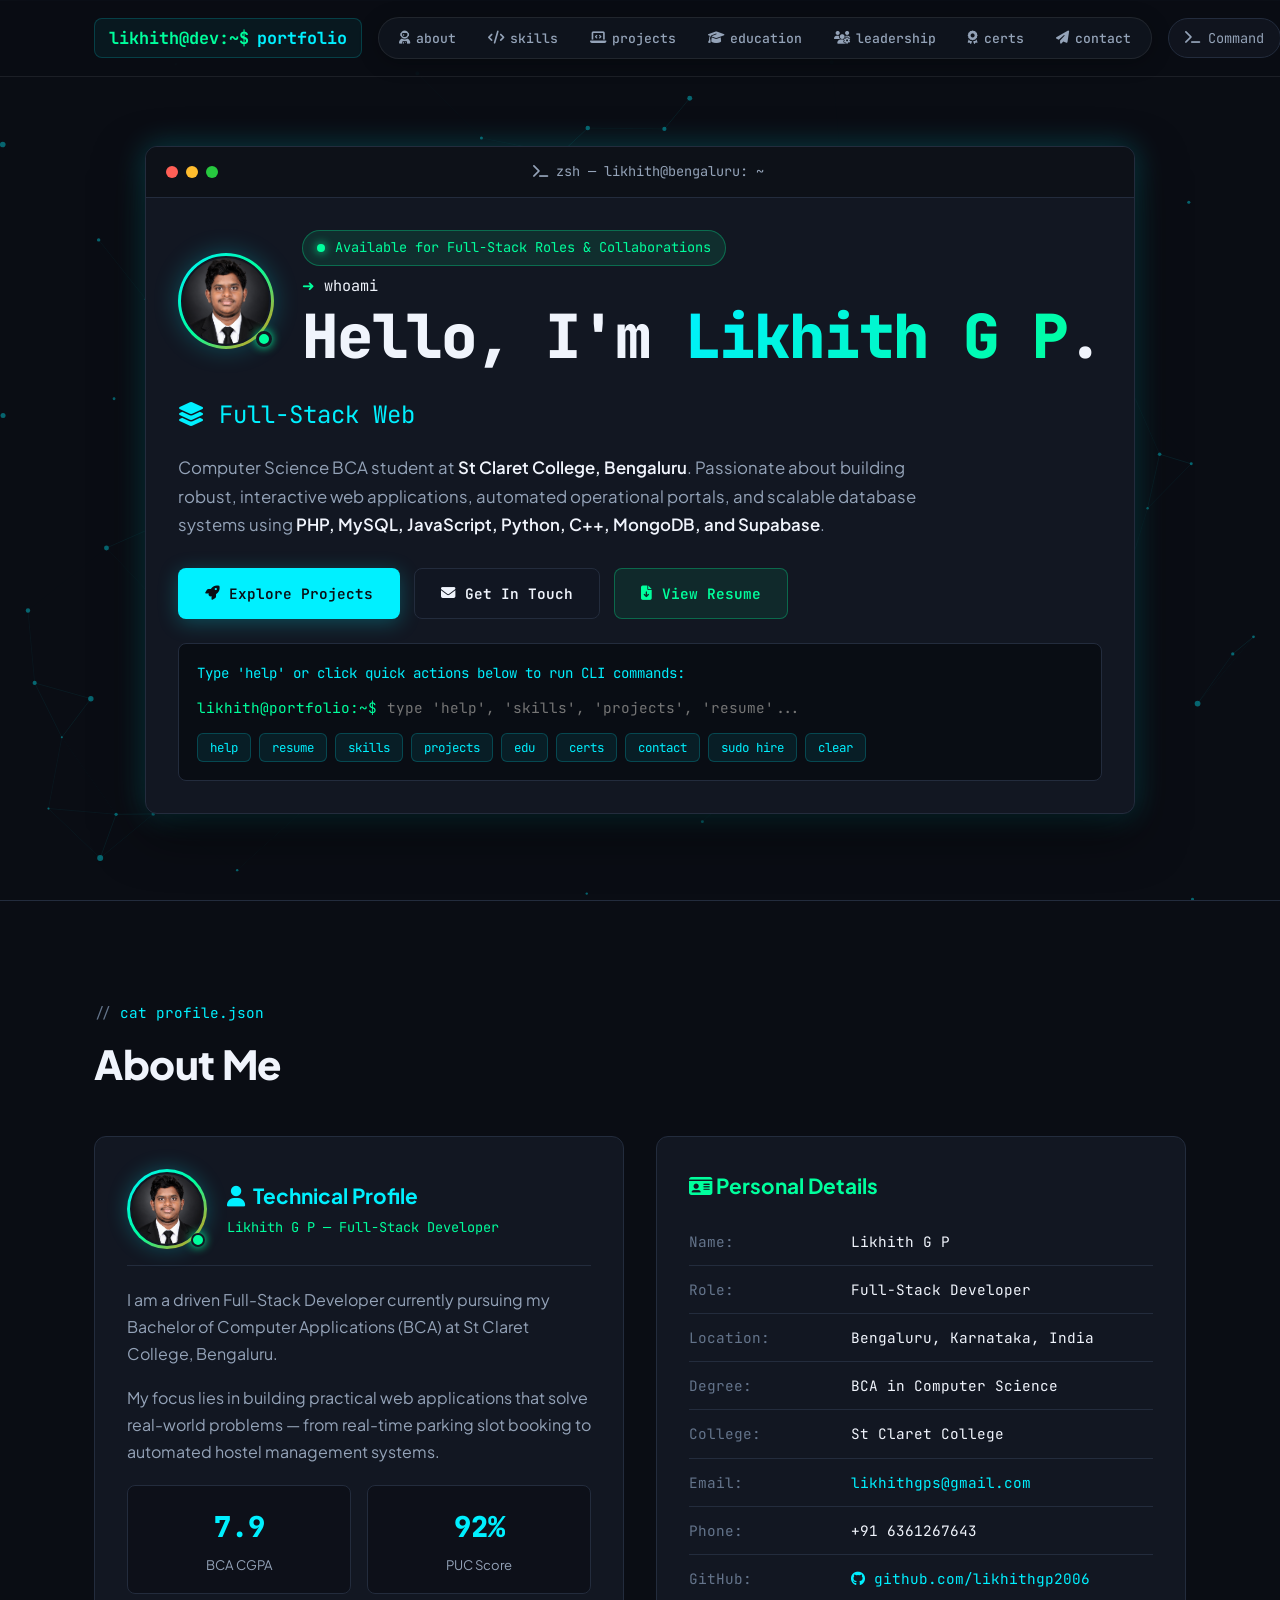
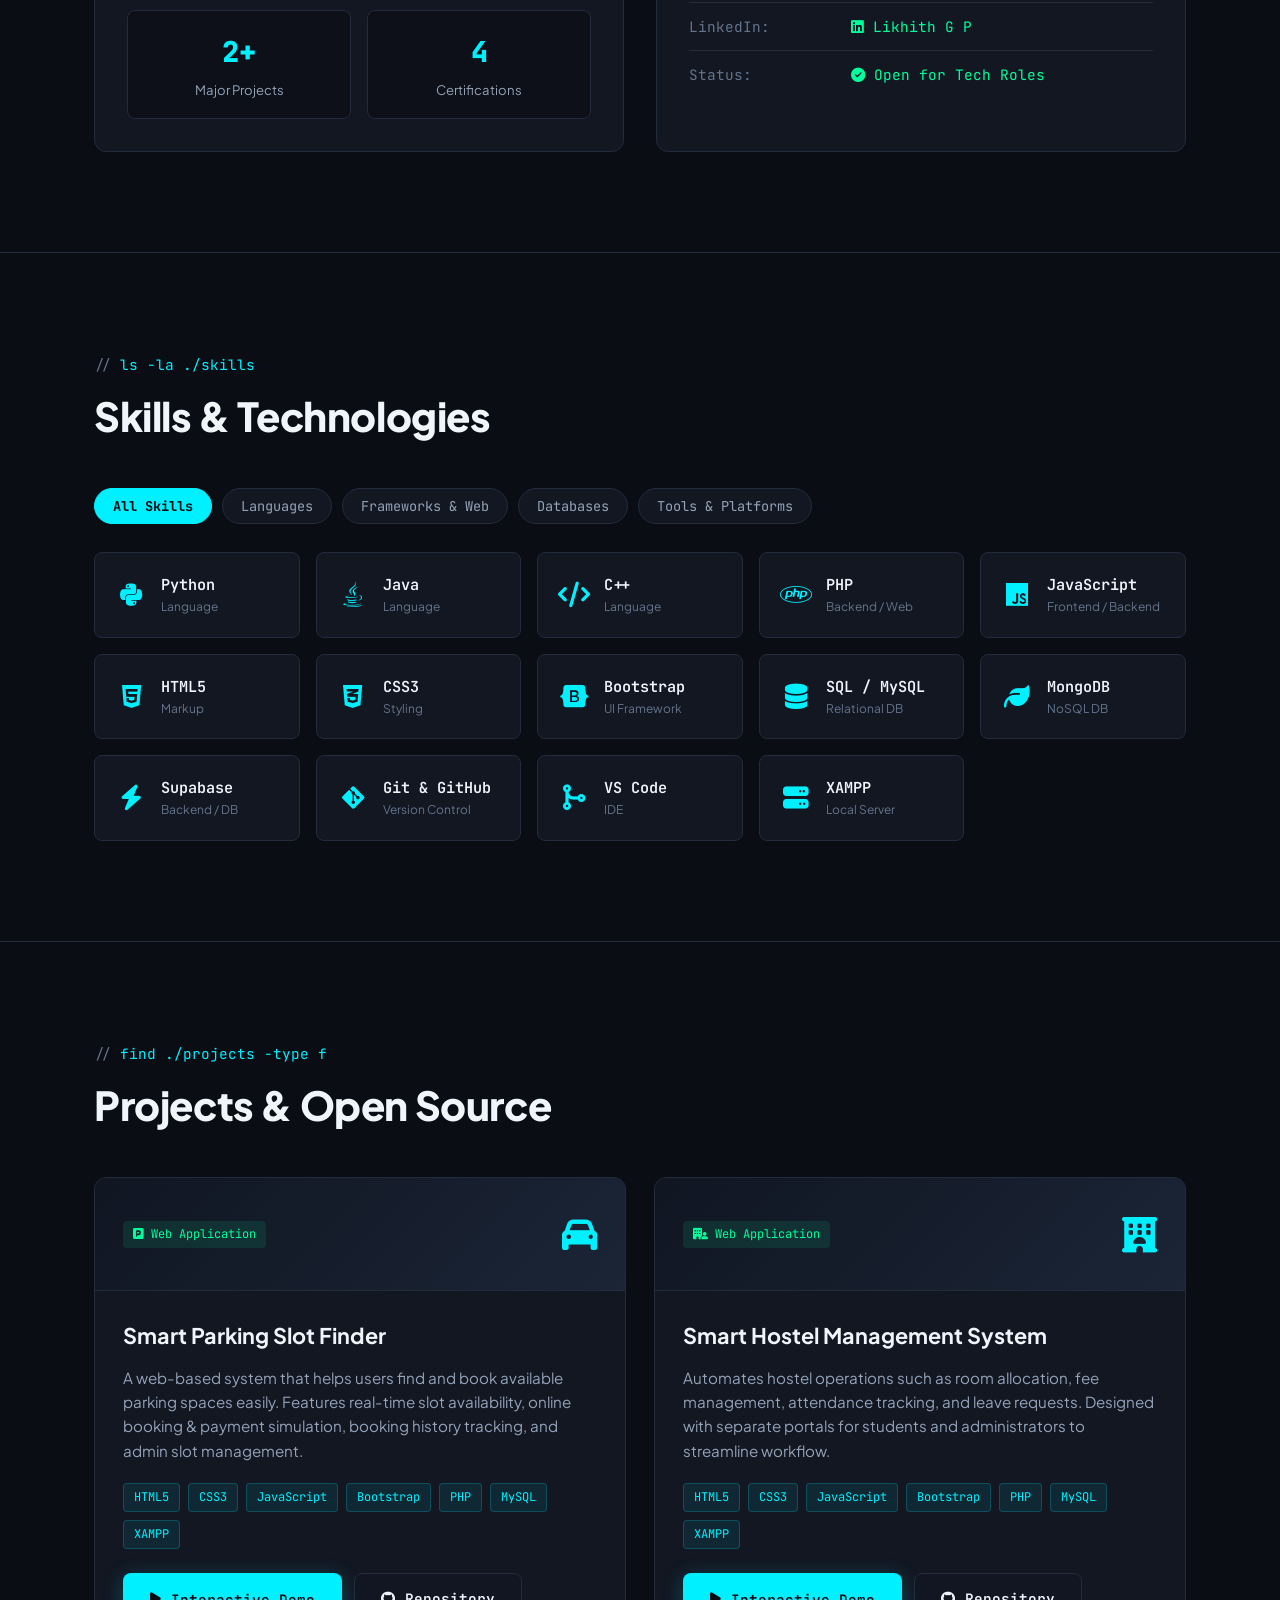
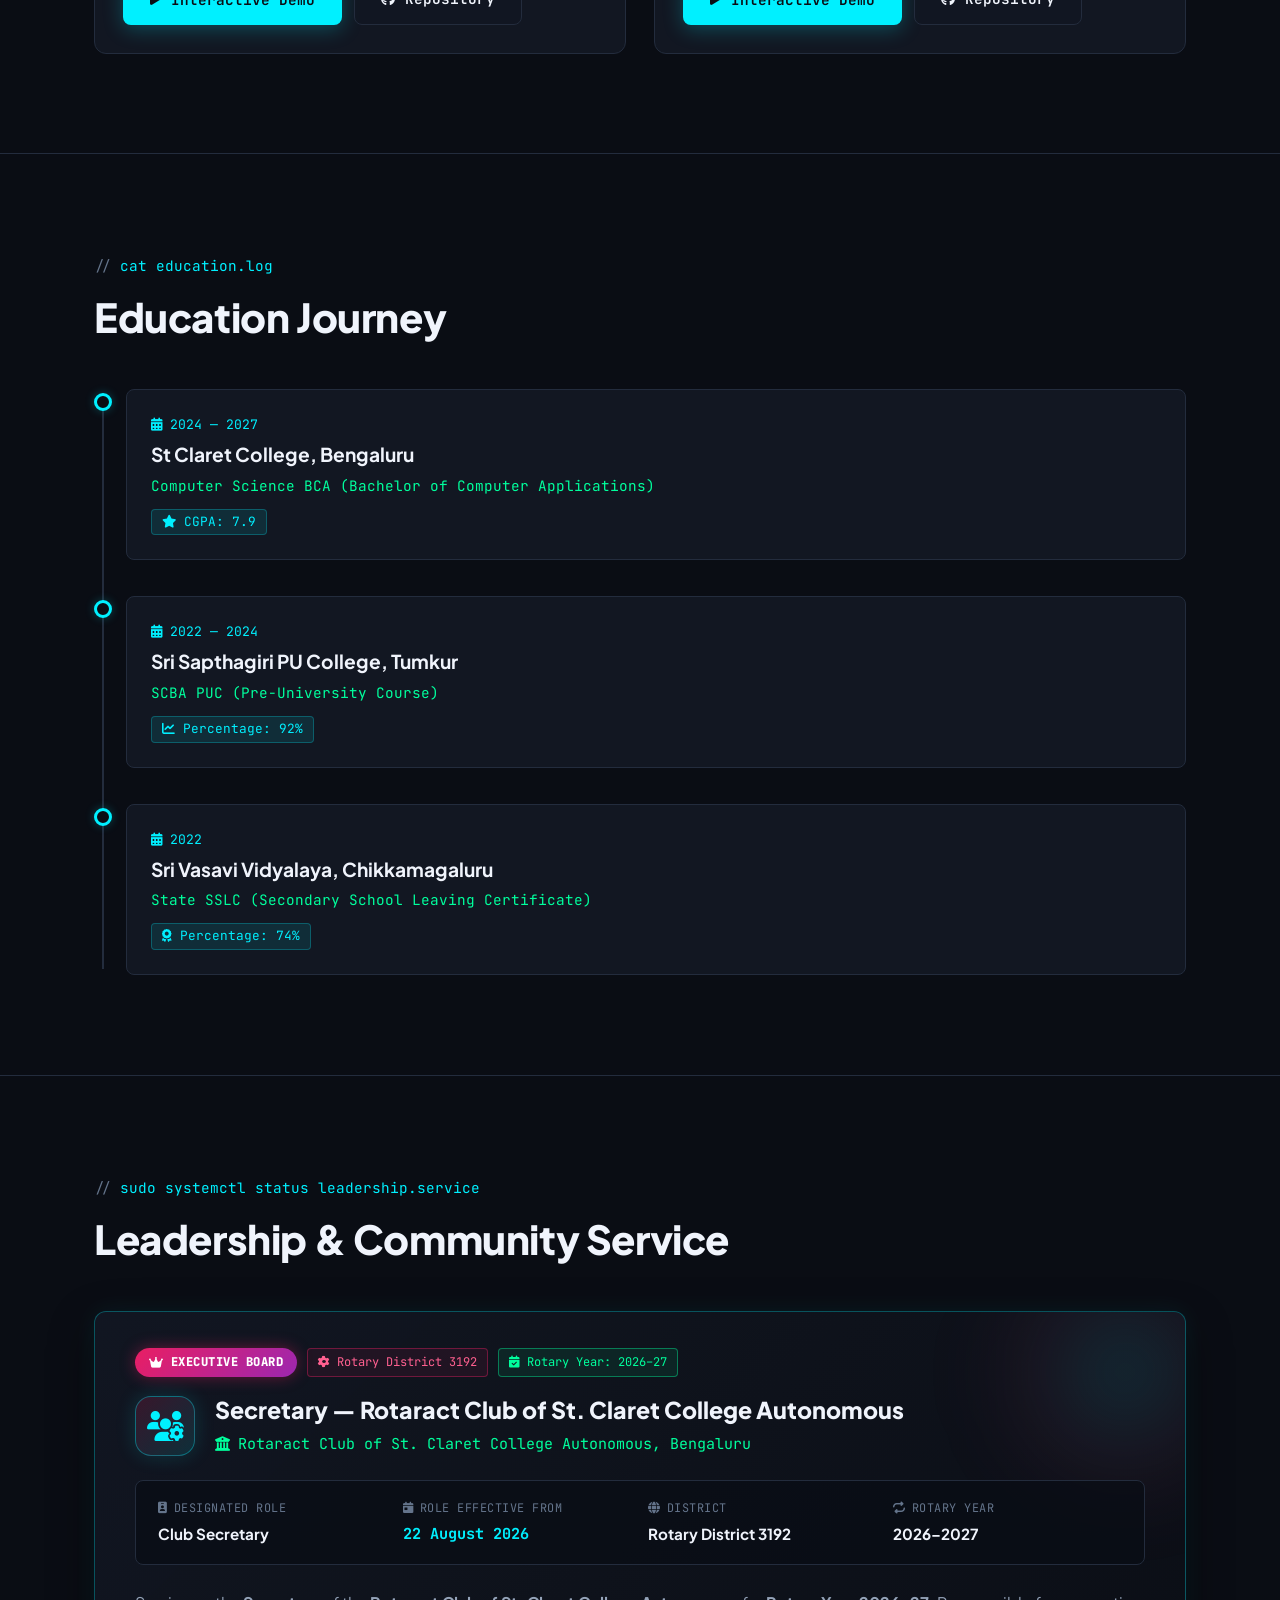
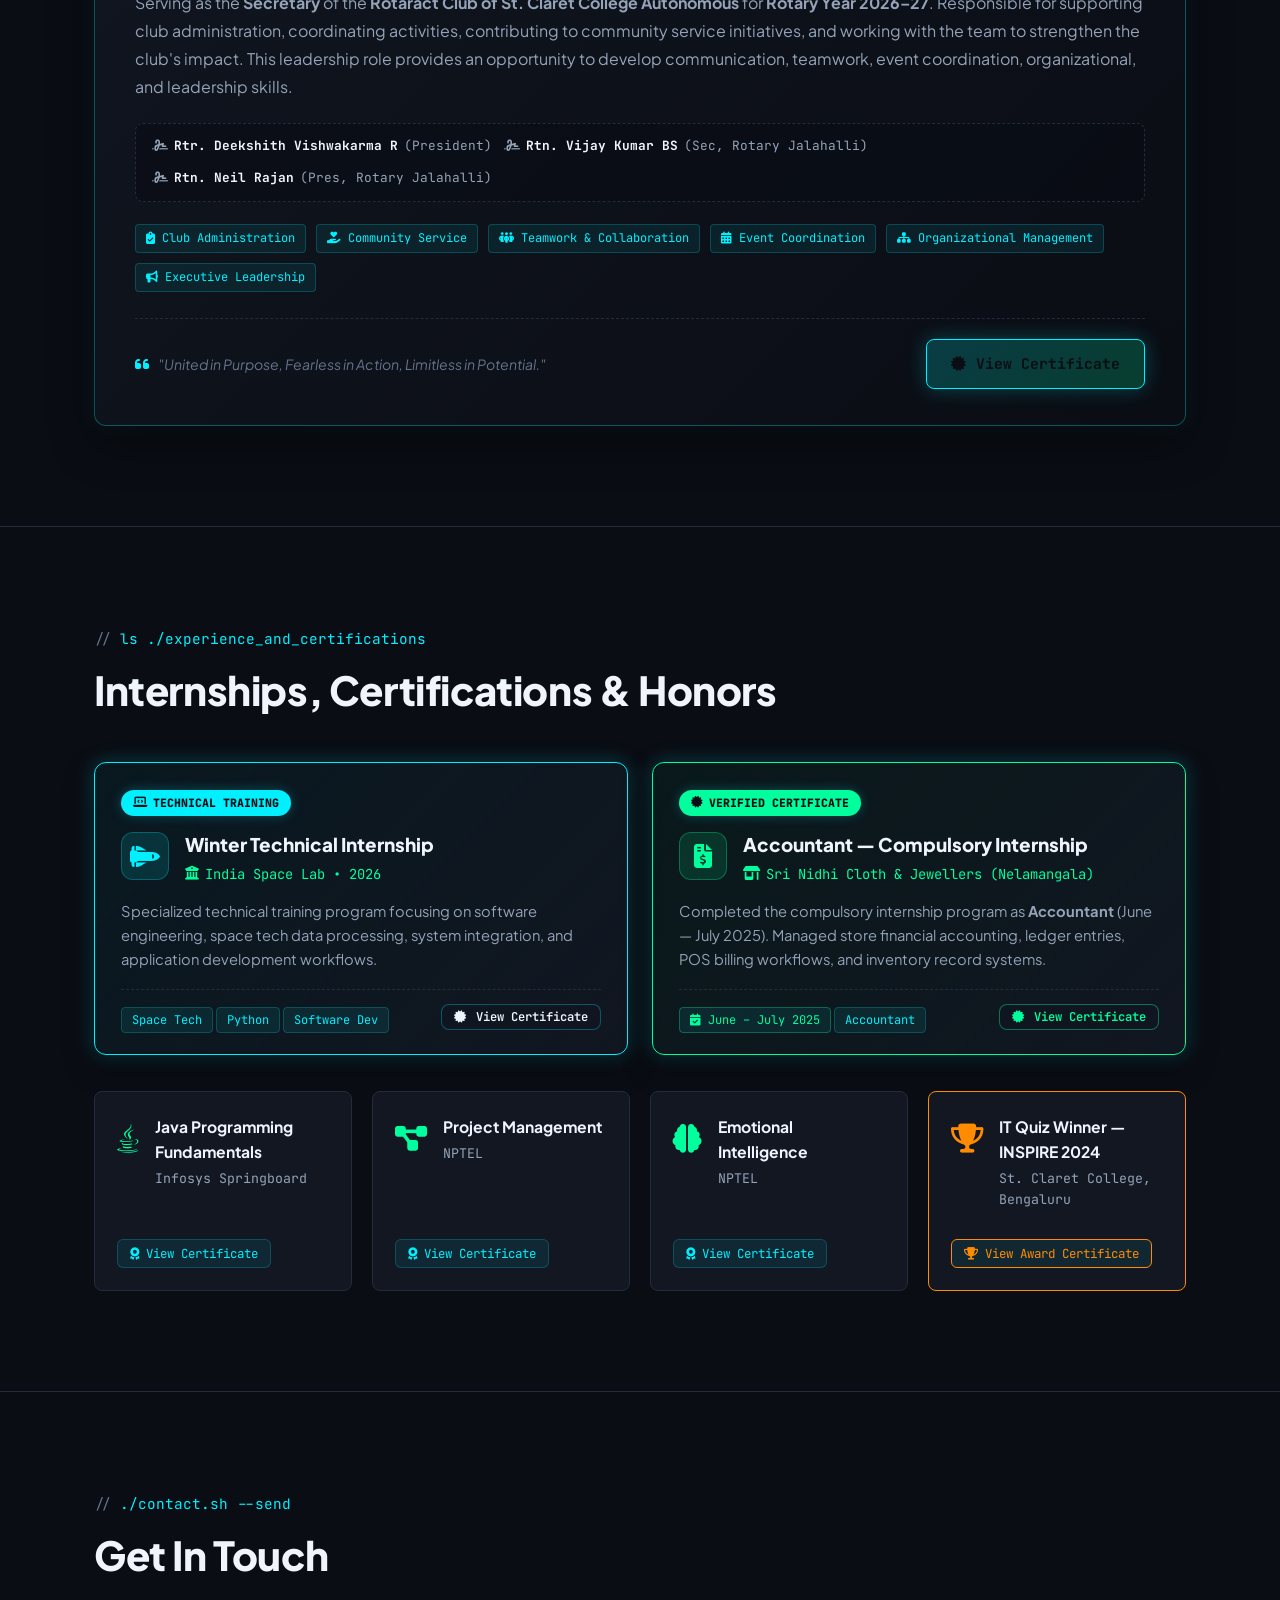
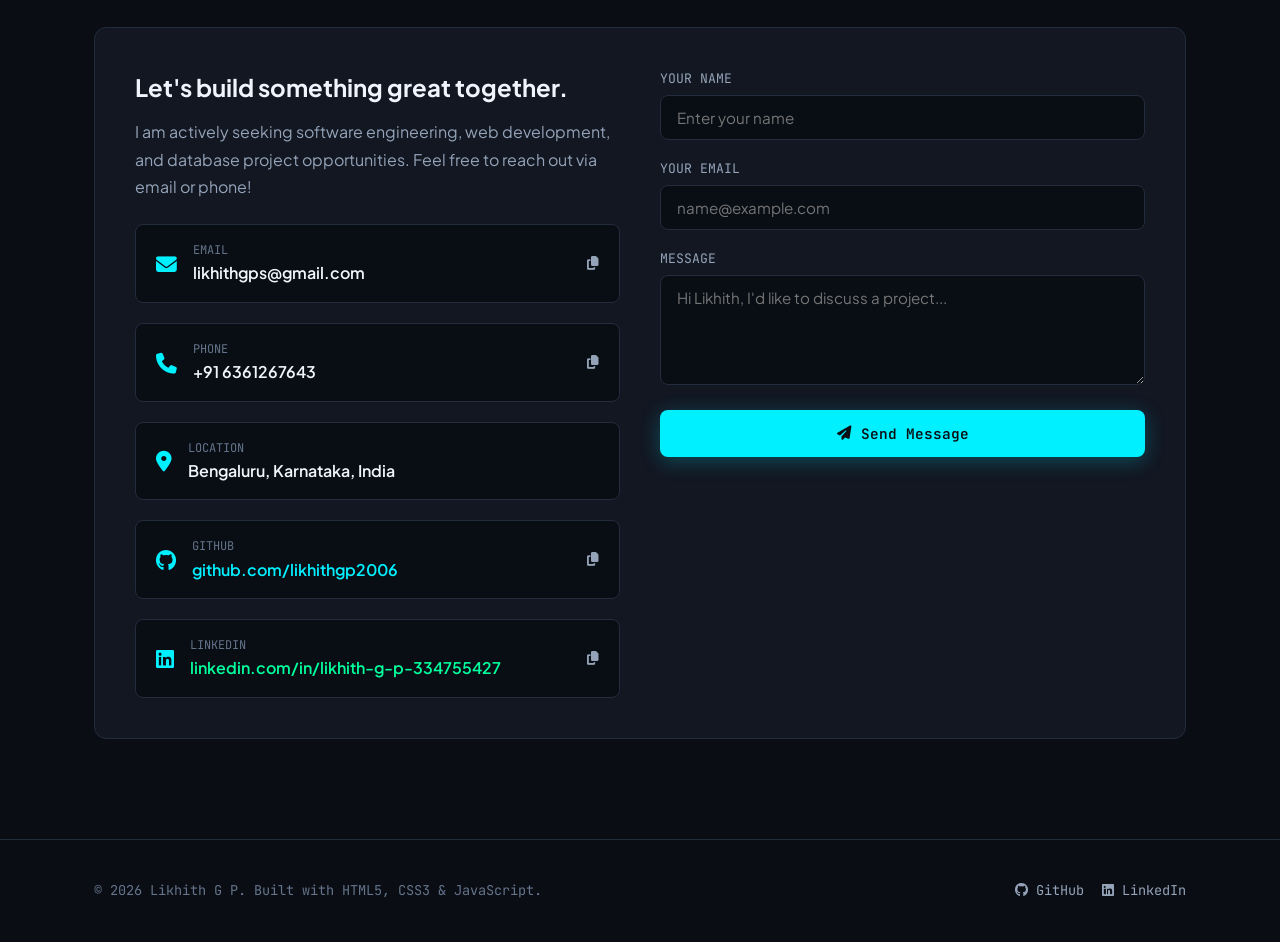
<file: portfolio.html>
<!DOCTYPE html>
<html lang="en">
<head>
<meta charset="UTF-8">
<meta name="viewport" content="width=device-width, initial-scale=1.0">
<title>Likhith G P — Full-Stack Developer Portfolio</title>
<meta name="description" content="Portfolio of Likhith G P, Full-Stack Developer and Computer Science BCA student at St Claret College, Bengaluru. Featuring interactive projects, parking slot finder, hostel management system, and skills.">

<!-- Google Fonts -->
<link rel="preconnect" href="https://fonts.googleapis.com">
<link rel="preconnect" href="https://fonts.gstatic.com" crossorigin>
<link href="https://fonts.googleapis.com/css2?family=JetBrains+Mono:wght@300;400;500;700;800&family=Plus+Jakarta+Sans:wght@300;400;500;600;700;800&display=swap" rel="stylesheet">

<!-- FontAwesome Icons -->
<link rel="stylesheet" href="https://cdnjs.cloudflare.com/ajax/libs/font-awesome/6.4.0/css/all.min.css">

<!-- External Stylesheet -->
<link rel="stylesheet" href="styles.css">
</head>
<body>



<!-- Neat 3D Canvas Background -->
<canvas id="bg-canvas"></canvas>

<!-- Scroll Progress Bar -->
<div class="scroll-progress" id="scrollProgress"></div>

<!-- NAVIGATION -->
<nav>
  <div class="container nav-inner">
    <a href="#" class="nav-logo">
      <span class="prompt">likhith@dev:~$</span> portfolio
    </a>

    <ul class="nav-menu">
      <li><a href="#about" class="nav-link"><i class="fa-solid fa-user-astronaut"></i> about</a></li>
      <li><a href="#skills" class="nav-link"><i class="fa-solid fa-code"></i> skills</a></li>
      <li><a href="#projects" class="nav-link"><i class="fa-solid fa-laptop-code"></i> projects</a></li>
      <li><a href="#education" class="nav-link"><i class="fa-solid fa-graduation-cap"></i> education</a></li>
      <li><a href="#leadership" class="nav-link"><i class="fa-solid fa-users-gear"></i> leadership</a></li>
      <li><a href="#certs" class="nav-link"><i class="fa-solid fa-award"></i> certs</a></li>
      <li><a href="#contact" class="nav-link"><i class="fa-solid fa-paper-plane"></i> contact</a></li>
    </ul>

    <div class="nav-actions">
      <button class="cmd-trigger" id="cmdPaletteBtn" title="Search commands">
        <i class="fa-solid fa-terminal"></i>
        <span>Command</span>
      </button>
      
      <button class="icon-btn" id="themeToggleBtn" title="Toggle Theme">
        <i class="fa-solid fa-palette"></i>
      </button>

      <button class="mobile-menu-btn" id="mobileMenuBtn" aria-label="Toggle Navigation">
        <i class="fa-solid fa-bars"></i>
      </button>
    </div>
  </div>
</nav>

<!-- HERO SECTION -->
<section class="hero-section" id="hero">
  <div class="container">
    <div class="hero-grid">
      <div class="terminal-card tilt-card reveal">
        <div class="term-header">
          <div class="window-dots">
            <div class="dot dot-red"></div>
            <div class="dot dot-yellow"></div>
            <div class="dot dot-green"></div>
          </div>
          <div class="term-title">
            <i class="fa-solid fa-terminal"></i> zsh — likhith@bengaluru: ~
          </div>
          <div style="width: 36px"></div>
        </div>

        <div class="term-body">
          <div class="hero-profile-row">
            <div class="hero-avatar-box">
              <img src="profile.jpg" alt="Likhith G P" class="hero-avatar-img">
              <span class="hero-avatar-status" title="Available for hire"></span>
            </div>
            <div>
              <div class="status-badge" style="margin-bottom: 8px;">
                <span class="pulse-dot"></span> Available for Full-Stack Roles & Collaborations
              </div>
              <div class="term-intro" style="margin-bottom: 4px;"><span class="cmd-prefix">➜</span> <span style="color:var(--text-main)">whoami</span></div>
              <h1 class="hero-name react-text" style="margin-bottom: 0;">Hello, I'm <span class="highlight">Likhith G&nbsp;P</span>.</h1>
            </div>
          </div>
          
          <div class="hero-subtitle react-text">
            <i class="fa-solid fa-layer-group"></i> <span id="heroTypewriter">Full-Stack Web & Database Developer</span>
          </div>

          <p class="hero-bio">
            Computer Science BCA student at <strong>St Claret College, Bengaluru</strong>. Passionate about building robust, interactive web applications, automated operational portals, and scalable database systems using <strong>PHP, MySQL, JavaScript, Python, C++, MongoDB, and Supabase</strong>.
          </p>

          <div class="btn-group">
            <a href="#projects" class="btn btn-primary">
              <i class="fa-solid fa-rocket"></i> Explore Projects
            </a>
            <a href="#contact" class="btn btn-outline">
              <i class="fa-solid fa-envelope"></i> Get In Touch
            </a>
            <a href="Likhith's Resume-hackerresume.pdf" target="_blank" class="btn btn-secondary-glow" onclick="openResumeModal(); return false;">
              <i class="fa-solid fa-file-arrow-down"></i> View Resume
            </a>
          </div>

          <!-- INTERACTIVE TERMINAL CLI -->
          <div class="cli-wrapper">
            <div class="cli-output" id="cliOutput">
              <div class="cli-line info">Type 'help' or click quick actions below to run CLI commands:</div>
            </div>
            
            <div class="cli-input-row">
              <span class="cli-prompt">likhith@portfolio:~$</span>
              <input type="text" class="cli-input" id="cliInput" placeholder="type 'help', 'skills', 'projects', 'resume'..." autocomplete="off">
            </div>

            <div class="quick-chips">
              <button class="chip-btn" onclick="runCliCmd('help')">help</button>
              <button class="chip-btn" onclick="runCliCmd('resume')">resume</button>
              <button class="chip-btn" onclick="runCliCmd('skills')">skills</button>
              <button class="chip-btn" onclick="runCliCmd('projects')">projects</button>
              <button class="chip-btn" onclick="runCliCmd('edu')">edu</button>
              <button class="chip-btn" onclick="runCliCmd('certs')">certs</button>
              <button class="chip-btn" onclick="runCliCmd('contact')">contact</button>
              <button class="chip-btn" onclick="runCliCmd('sudo hire')">sudo hire</button>
              <button class="chip-btn" onclick="runCliCmd('clear')">clear</button>
            </div>
          </div>

        </div>
      </div>
    </div>
  </div>
</section>

<!-- ABOUT SECTION WITH PHOTO IN ABOUT CARD -->
<section id="about">
  <div class="container reveal">
    <div class="section-tag">cat profile.json</div>
    <h2 class="section-title react-text">About Me</h2>

    <div class="about-grid">
      <div class="about-card tilt-card reveal-left">
        <!-- Photo and Header inside About Card -->
        <div class="about-profile-header">
          <div class="profile-img-box">
            <img src="profile.jpg" alt="Likhith G P" class="profile-img">
            <span class="profile-status-dot" title="Available for hire"></span>
          </div>
          <div>
            <h3 class="react-text profile-meta-title">
              <i class="fa-solid fa-user"></i> Technical Profile
            </h3>
            <div class="profile-meta-role">
              Likhith G P — Full-Stack Developer
            </div>
          </div>
        </div>

        <p style="color: var(--text-muted); line-height: 1.7; margin-bottom: 16px;">
          I am a driven Full-Stack Developer currently pursuing my Bachelor of Computer Applications (BCA) at St Claret College, Bengaluru.
        </p>
        <p style="color: var(--text-muted); line-height: 1.7;">
          My focus lies in building practical web applications that solve real-world problems — from real-time parking slot booking to automated hostel management systems.
        </p>

        <div class="stats-grid" id="statsGrid">
          <div class="stat-box">
            <div class="stat-num" data-target="7.9" data-decimals="1">0.0</div>
            <div class="stat-label">BCA CGPA</div>
          </div>
          <div class="stat-box">
            <div class="stat-num" data-target="92" data-suffix="%">0%</div>
            <div class="stat-label">PUC Score</div>
          </div>
          <div class="stat-box">
            <div class="stat-num" data-target="2" data-suffix="+">0+</div>
            <div class="stat-label">Major Projects</div>
          </div>
          <div class="stat-box">
            <div class="stat-num" data-target="4">0</div>
            <div class="stat-label">Certifications</div>
          </div>
        </div>
      </div>

      <div class="about-card tilt-card reveal-right">
        <h3 class="react-text" style="font-size: 1.3rem; margin-bottom: 16px; color: var(--secondary);">
          <i class="fa-solid fa-id-card"></i> Personal Details
        </h3>
        
        <table class="info-table">
          <tr>
            <td class="key">Name:</td>
            <td class="val">Likhith G P</td>
          </tr>
          <tr>
            <td class="key">Role:</td>
            <td class="val">Full-Stack Developer</td>
          </tr>
          <tr>
            <td class="key">Location:</td>
            <td class="val">Bengaluru, Karnataka, India</td>
          </tr>
          <tr>
            <td class="key">Degree:</td>
            <td class="val">BCA in Computer Science</td>
          </tr>
          <tr>
            <td class="key">College:</td>
            <td class="val">St Claret College</td>
          </tr>
          <tr>
            <td class="key">Email:</td>
            <td class="val" style="color:var(--primary)">likhithgps@gmail.com</td>
          </tr>
          <tr>
            <td class="key">Phone:</td>
            <td class="val">+91 6361267643</td>
          </tr>
          <tr>
            <td class="key">GitHub:</td>
            <td class="val"><a href="https://github.com/likhithgp2006" target="_blank" style="color:var(--primary); text-decoration:none;"><i class="fa-brands fa-github"></i> github.com/likhithgp2006</a></td>
          </tr>
          <tr>
            <td class="key">LinkedIn:</td>
            <td class="val"><a href="https://www.linkedin.com/in/likhith-g-p-334755427" target="_blank" style="color:var(--secondary); text-decoration:none;"><i class="fa-brands fa-linkedin"></i> Likhith G P</a></td>
          </tr>
          <tr>
            <td class="key">Status:</td>
            <td class="val" style="color:var(--secondary)"><i class="fa-solid fa-circle-check"></i> Open for Tech Roles</td>
          </tr>
        </table>
      </div>
    </div>
  </div>
</section>

<!-- SKILLS SECTION -->
<section id="skills">
  <div class="container reveal">
    <div class="section-tag">ls -la ./skills</div>
    <h2 class="section-title react-text">Skills & Technologies</h2>

    <div class="skills-filter">
      <button class="filter-tab active" onclick="filterSkills('all', this)">All Skills</button>
      <button class="filter-tab" onclick="filterSkills('lang', this)">Languages</button>
      <button class="filter-tab" onclick="filterSkills('web', this)">Frameworks & Web</button>
      <button class="filter-tab" onclick="filterSkills('db', this)">Databases</button>
      <button class="filter-tab" onclick="filterSkills('tools', this)">Tools & Platforms</button>
    </div>

    <div class="skills-grid" id="skillsGrid">
      <!-- Languages -->
      <div class="skill-item" data-cat="lang">
        <div class="skill-icon"><i class="fa-brands fa-python"></i></div>
        <div>
          <div class="skill-name">Python</div>
          <div class="skill-cat">Language</div>
        </div>
      </div>

      <div class="skill-item" data-cat="lang">
        <div class="skill-icon"><i class="fa-brands fa-java"></i></div>
        <div>
          <div class="skill-name">Java</div>
          <div class="skill-cat">Language</div>
        </div>
      </div>

      <div class="skill-item" data-cat="lang">
        <div class="skill-icon"><i class="fa-solid fa-code"></i></div>
        <div>
          <div class="skill-name">C++</div>
          <div class="skill-cat">Language</div>
        </div>
      </div>

      <div class="skill-item" data-cat="lang">
        <div class="skill-icon"><i class="fa-brands fa-php"></i></div>
        <div>
          <div class="skill-name">PHP</div>
          <div class="skill-cat">Backend / Web</div>
        </div>
      </div>

      <!-- Web / JS -->
      <div class="skill-item" data-cat="web">
        <div class="skill-icon"><i class="fa-brands fa-js"></i></div>
        <div>
          <div class="skill-name">JavaScript</div>
          <div class="skill-cat">Frontend / Backend</div>
        </div>
      </div>

      <div class="skill-item" data-cat="web">
        <div class="skill-icon"><i class="fa-brands fa-html5"></i></div>
        <div>
          <div class="skill-name">HTML5</div>
          <div class="skill-cat">Markup</div>
        </div>
      </div>

      <div class="skill-item" data-cat="web">
        <div class="skill-icon"><i class="fa-brands fa-css3-alt"></i></div>
        <div>
          <div class="skill-name">CSS3</div>
          <div class="skill-cat">Styling</div>
        </div>
      </div>

      <div class="skill-item" data-cat="web">
        <div class="skill-icon"><i class="fa-brands fa-bootstrap"></i></div>
        <div>
          <div class="skill-name">Bootstrap</div>
          <div class="skill-cat">UI Framework</div>
        </div>
      </div>

      <!-- Databases -->
      <div class="skill-item" data-cat="db">
        <div class="skill-icon"><i class="fa-solid fa-database"></i></div>
        <div>
          <div class="skill-name">SQL / MySQL</div>
          <div class="skill-cat">Relational DB</div>
        </div>
      </div>

      <div class="skill-item" data-cat="db">
        <div class="skill-icon"><i class="fa-solid fa-leaf"></i></div>
        <div>
          <div class="skill-name">MongoDB</div>
          <div class="skill-cat">NoSQL DB</div>
        </div>
      </div>

      <div class="skill-item" data-cat="db">
        <div class="skill-icon"><i class="fa-solid fa-bolt"></i></div>
        <div>
          <div class="skill-name">Supabase</div>
          <div class="skill-cat">Backend / DB</div>
        </div>
      </div>

      <!-- Tools -->
      <div class="skill-item" data-cat="tools">
        <div class="skill-icon"><i class="fa-brands fa-git-alt"></i></div>
        <div>
          <div class="skill-name">Git & GitHub</div>
          <div class="skill-cat">Version Control</div>
        </div>
      </div>

      <div class="skill-item" data-cat="tools">
        <div class="skill-icon"><i class="fa-solid fa-code-merge"></i></div>
        <div>
          <div class="skill-name">VS Code</div>
          <div class="skill-cat">IDE</div>
        </div>
      </div>

      <div class="skill-item" data-cat="tools">
        <div class="skill-icon"><i class="fa-solid fa-server"></i></div>
        <div>
          <div class="skill-name">XAMPP</div>
          <div class="skill-cat">Local Server</div>
        </div>
      </div>
    </div>
  </div>
</section>

<!-- PROJECTS SECTION -->
<section id="projects">
  <div class="container reveal">
    <div class="section-tag">find ./projects -type f</div>
    <h2 class="section-title react-text">Projects & Open Source</h2>

    <div class="projects-grid">
      <!-- Project 1: Smart Parking Slot Finder -->
      <div class="project-card tilt-card reveal-left">
        <div class="project-banner">
          <span class="project-type"><i class="fa-solid fa-square-parking"></i> Web Application</span>
          <div class="project-icon-large"><i class="fa-solid fa-car"></i></div>
        </div>

        <div class="project-content">
          <h3 class="project-title react-text">Smart Parking Slot Finder</h3>
          <p class="project-desc">
            A web-based system that helps users find and book available parking spaces easily. Features real-time slot availability, online booking & payment simulation, booking history tracking, and admin slot management.
          </p>

          <div class="tech-tags">
            <span class="tag">HTML5</span>
            <span class="tag">CSS3</span>
            <span class="tag">JavaScript</span>
            <span class="tag">Bootstrap</span>
            <span class="tag">PHP</span>
            <span class="tag">MySQL</span>
            <span class="tag">XAMPP</span>
          </div>

          <div class="project-actions">
            <button class="btn btn-primary" onclick="openSimulatorModal('parking')">
              <i class="fa-solid fa-play"></i> Interactive Demo
            </button>
            <a href="https://github.com/likhithgp2006/Smart-Parking-System-" target="_blank" rel="noopener" class="btn btn-outline">
              <i class="fa-brands fa-github"></i> Repository
            </a>
          </div>
        </div>
      </div>

      <!-- Project 2: Smart Hostel Management System -->
      <div class="project-card tilt-card reveal-right">
        <div class="project-banner">
          <span class="project-type"><i class="fa-solid fa-building-user"></i> Web Application</span>
          <div class="project-icon-large"><i class="fa-solid fa-hotel"></i></div>
        </div>

        <div class="project-content">
          <h3 class="project-title react-text">Smart Hostel Management System</h3>
          <p class="project-desc">
            Automates hostel operations such as room allocation, fee management, attendance tracking, and leave requests. Designed with separate portals for students and administrators to streamline workflow.
          </p>

          <div class="tech-tags">
            <span class="tag">HTML5</span>
            <span class="tag">CSS3</span>
            <span class="tag">JavaScript</span>
            <span class="tag">Bootstrap</span>
            <span class="tag">PHP</span>
            <span class="tag">MySQL</span>
            <span class="tag">XAMPP</span>
          </div>

          <div class="project-actions">
            <button class="btn btn-primary" onclick="openSimulatorModal('hostel')">
              <i class="fa-solid fa-play"></i> Interactive Demo
            </button>
            <a href="https://github.com/likhithgp2006/Hostel-Management-System-Frontend" target="_blank" rel="noopener" class="btn btn-outline">
              <i class="fa-brands fa-github"></i> Repository
            </a>
          </div>
        </div>
      </div>
    </div>
  </div>
</section>

<!-- EDUCATION SECTION -->
<section id="education">
  <div class="container reveal">
    <div class="section-tag">cat education.log</div>
    <h2 class="section-title react-text">Education Journey</h2>

    <div class="timeline">
      <!-- St Claret College -->
      <div class="timeline-item reveal-left">
        <div class="timeline-dot"></div>
        <div class="timeline-card">
          <div class="timeline-year"><i class="fa-solid fa-calendar-days"></i> 2024 — 2027</div>
          <div class="timeline-inst react-text">St Claret College, Bengaluru</div>
          <div class="timeline-degree">Computer Science BCA (Bachelor of Computer Applications)</div>
          <div class="timeline-score"><i class="fa-solid fa-star"></i> CGPA: 7.9</div>
        </div>
      </div>

      <!-- Sri Sapthagiri PU College -->
      <div class="timeline-item reveal-right">
        <div class="timeline-dot"></div>
        <div class="timeline-card">
          <div class="timeline-year"><i class="fa-solid fa-calendar-days"></i> 2022 — 2024</div>
          <div class="timeline-inst react-text">Sri Sapthagiri PU College, Tumkur</div>
          <div class="timeline-degree">SCBA PUC (Pre-University Course)</div>
          <div class="timeline-score"><i class="fa-solid fa-chart-line"></i> Percentage: 92%</div>
        </div>
      </div>

      <!-- Sri Vasavi Vidyalaya -->
      <div class="timeline-item reveal-left">
        <div class="timeline-dot"></div>
        <div class="timeline-card">
          <div class="timeline-year"><i class="fa-solid fa-calendar-days"></i> 2022</div>
          <div class="timeline-inst react-text">Sri Vasavi Vidyalaya, Chikkamagaluru</div>
          <div class="timeline-degree">State SSLC (Secondary School Leaving Certificate)</div>
          <div class="timeline-score"><i class="fa-solid fa-award"></i> Percentage: 74%</div>
        </div>
      </div>
    </div>
  </div>
</section>

<!-- LEADERSHIP & COMMUNITY SERVICE SECTION -->
<section id="leadership">
  <div class="container reveal">
    <div class="section-tag">sudo systemctl status leadership.service</div>
    <h2 class="section-title react-text">Leadership & Community Service</h2>

    <div class="leadership-card reveal">
      <div class="leadership-glow-bg"></div>

      <div class="leadership-header">
        <div class="leadership-badge-group">
          <span class="leadership-badge"><i class="fa-solid fa-crown"></i> Executive Board</span>
          <span class="tag tag-rotary"><i class="fa-solid fa-gear fa-spin-pulse" style="--fa-animation-duration: 14s;"></i> Rotary District 3192</span>
          <span class="tag tag-year"><i class="fa-solid fa-calendar-check"></i> Rotary Year: 2026–27</span>
        </div>

        <div class="leadership-title-row">
          <div class="leadership-icon-box">
            <i class="fa-solid fa-users-gear"></i>
          </div>
          <div>
            <h3 class="leadership-role react-text">Secretary — Rotaract Club of St. Claret College Autonomous</h3>
            <div class="leadership-org">
              <i class="fa-solid fa-building-columns"></i> Rotaract Club of St. Claret College Autonomous, Bengaluru
            </div>
          </div>
        </div>
      </div>

      <div class="leadership-details-grid">
        <div class="leadership-detail-item">
          <span class="detail-label"><i class="fa-solid fa-id-badge"></i> Designated Role</span>
          <span class="detail-value">Club Secretary</span>
        </div>
        <div class="leadership-detail-item">
          <span class="detail-label"><i class="fa-solid fa-calendar-day"></i> Role Effective From</span>
          <span class="detail-value highlight-date">22 August 2026</span>
        </div>
        <div class="leadership-detail-item">
          <span class="detail-label"><i class="fa-solid fa-globe"></i> District</span>
          <span class="detail-value">Rotary District 3192</span>
        </div>
        <div class="leadership-detail-item">
          <span class="detail-label"><i class="fa-solid fa-repeat"></i> Rotary Year</span>
          <span class="detail-value">2026–2027</span>
        </div>
      </div>

      <div class="leadership-body">
        <p class="leadership-desc">
          Serving as the <strong>Secretary</strong> of the <strong>Rotaract Club of St. Claret College Autonomous</strong> for <strong>Rotary Year 2026–27</strong>. Responsible for supporting club administration, coordinating activities, contributing to community service initiatives, and working with the team to strengthen the club's impact. This leadership role provides an opportunity to develop communication, teamwork, event coordination, organizational, and leadership skills.
        </p>

        <div class="leadership-signatories-row">
          <div class="signatory-tag"><i class="fa-solid fa-signature"></i> <strong>Rtr. Deekshith Vishwakarma R</strong> (President)</div>
          <div class="signatory-tag"><i class="fa-solid fa-signature"></i> <strong>Rtn. Vijay Kumar BS</strong> (Sec, Rotary Jalahalli)</div>
          <div class="signatory-tag"><i class="fa-solid fa-signature"></i> <strong>Rtn. Neil Rajan</strong> (Pres, Rotary Jalahalli)</div>
        </div>

        <div class="leadership-skills-pill-row">
          <span class="tag"><i class="fa-solid fa-clipboard-check"></i> Club Administration</span>
          <span class="tag"><i class="fa-solid fa-hand-holding-heart"></i> Community Service</span>
          <span class="tag"><i class="fa-solid fa-people-group"></i> Teamwork & Collaboration</span>
          <span class="tag"><i class="fa-solid fa-calendar-days"></i> Event Coordination</span>
          <span class="tag"><i class="fa-solid fa-sitemap"></i> Organizational Management</span>
          <span class="tag"><i class="fa-solid fa-bullhorn"></i> Executive Leadership</span>
        </div>
      </div>

      <div class="leadership-footer">
        <div class="leadership-quote">
          <i class="fa-solid fa-quote-left"></i> "United in Purpose, Fearless in Action, Limitless in Potential."
        </div>
        <div class="leadership-actions">
          <a href="https://drive.google.com/file/d/1Jehw0mWLHWgx0H5jV7_2Ccu7QDm7OMuJ/view?usp=sharing" target="_blank" rel="noopener" class="btn btn-primary leadership-cert-btn" id="viewRotaractCertBtn">
            <i class="fa-solid fa-certificate"></i> View Certificate
          </a>
        </div>
      </div>
    </div>
  </div>
</section>

<!-- INTERNSHIPS, CERTIFICATIONS & AWARDS -->
<section id="certs">
  <div class="container reveal">
    <div class="section-tag">ls ./experience_and_certifications</div>
    <h2 class="section-title react-text">Internships, Certifications & Honors</h2>

    <!-- PERFECT EQUAL HEIGHT 2-COLUMN INTERNSHIPS GRID WITH CERTIFICATE BUTTONS -->
    <div class="internships-grid">
      <!-- Internship 1: India Space Lab -->
      <div class="internship-featured-card reveal">
        <div>
          <div class="internship-badge-tag">
            <i class="fa-solid fa-laptop-code"></i> Technical Training
          </div>

          <div class="internship-head">
            <div class="internship-icon">
              <i class="fa-solid fa-shuttle-space"></i>
            </div>
            <div>
              <h3 class="internship-title react-text">Winter Technical Internship</h3>
              <div class="internship-company">
                <i class="fa-solid fa-building-columns"></i> India Space Lab • 2026
              </div>
            </div>
          </div>

          <p class="internship-desc">
            Specialized technical training program focusing on software engineering, space tech data processing, system integration, and application development workflows.
          </p>
        </div>

        <div class="internship-meta-row" style="justify-content: space-between;">
          <div>
            <span class="tag">Space Tech</span>
            <span class="tag">Python</span>
            <span class="tag">Software Dev</span>
          </div>
          <button class="btn btn-outline" style="padding: 4px 12px; font-size: 0.76rem; border-color: rgba(0, 240, 255, 0.3);" onclick="viewCertificateModal('Winter Technical Internship', 'India Space Lab (2026)', 'Space Tech, Python & Software Engineering Technical Training Program')">
            <i class="fa-solid fa-certificate"></i> View Certificate
          </button>
        </div>
      </div>

      <!-- Internship 2: Sri Nidhi Cloth and Jewellers (Nelamangala) - EXACT CERTIFICATE DETAILS -->
      <div class="internship-featured-card reveal" style="border-color: var(--secondary); background: linear-gradient(135deg, rgba(0, 255, 157, 0.05), rgba(18, 23, 34, 0.95));">
        <div>
          <div class="internship-badge-tag" style="background: var(--secondary); color: var(--bg-dark);">
            <i class="fa-solid fa-certificate"></i> Verified Certificate
          </div>

          <div class="internship-head">
            <div class="internship-icon" style="color: var(--secondary); background: rgba(0, 255, 157, 0.12); border-color: rgba(0, 255, 157, 0.3);">
              <i class="fa-solid fa-file-invoice-dollar"></i>
            </div>
            <div>
              <h3 class="internship-title react-text">Accountant — Compulsory Internship</h3>
              <div class="internship-company">
                <i class="fa-solid fa-shop"></i> Sri Nidhi Cloth & Jewellers (Nelamangala)
              </div>
            </div>
          </div>

          <p class="internship-desc">
            Completed the compulsory internship program as <strong>Accountant</strong> (June — July 2025). Managed store financial accounting, ledger entries, POS billing workflows, and inventory record systems.
          </p>
        </div>

        <div class="internship-meta-row" style="justify-content: space-between;">
          <div>
            <span class="tag" style="border-color: rgba(0, 255, 157, 0.3); color: var(--secondary);"><i class="fa-solid fa-calendar-check"></i> June – July 2025</span>
            <span class="tag">Accountant</span>
          </div>
          <button class="btn btn-outline" style="padding: 4px 12px; font-size: 0.76rem; border-color: rgba(0, 255, 157, 0.4); color: var(--secondary);" onclick="viewCertificateModal('Accountant — Compulsory Internship', 'Sri Nidhi Cloth and Jewellers (Nelamangala)', 'Compulsory Internship Program Certificate as Accountant (June to July 2025)')">
            <i class="fa-solid fa-certificate"></i> View Certificate
          </button>
        </div>
      </div>
    </div>

    <!-- Certifications & Honors Grid With Certificate Verification Buttons -->
    <div class="certs-grid">
      <div class="cert-card reveal" style="flex-direction: column; justify-content: space-between;">
        <div style="display: flex; gap: 16px;">
          <div class="cert-icon"><i class="fa-brands fa-java"></i></div>
          <div>
            <div class="cert-title react-text">Java Programming Fundamentals</div>
            <div class="cert-org">Infosys Springboard</div>
          </div>
        </div>
        <button class="chip-btn" style="margin-top: 12px; align-self: flex-start;" onclick="viewCertificateModal('Java Programming Fundamentals', 'Infosys Springboard', 'Object-Oriented Programming & Core Java Certificate')">
          <i class="fa-solid fa-award"></i> View Certificate
        </button>
      </div>

      <div class="cert-card reveal" style="flex-direction: column; justify-content: space-between;">
        <div style="display: flex; gap: 16px;">
          <div class="cert-icon"><i class="fa-solid fa-diagram-project"></i></div>
          <div>
            <div class="cert-title react-text">Project Management</div>
            <div class="cert-org">NPTEL</div>
          </div>
        </div>
        <button class="chip-btn" style="margin-top: 12px; align-self: flex-start;" onclick="viewCertificateModal('Project Management', 'NPTEL', 'Project Planning, Agile & Risk Management Certificate')">
          <i class="fa-solid fa-award"></i> View Certificate
        </button>
      </div>

      <div class="cert-card reveal" style="flex-direction: column; justify-content: space-between;">
        <div style="display: flex; gap: 16px;">
          <div class="cert-icon"><i class="fa-solid fa-brain"></i></div>
          <div>
            <div class="cert-title react-text">Emotional Intelligence</div>
            <div class="cert-org">NPTEL</div>
          </div>
        </div>
        <button class="chip-btn" style="margin-top: 12px; align-self: flex-start;" onclick="viewCertificateModal('Emotional Intelligence', 'NPTEL', 'Leadership & Behavioral Competency Certificate')">
          <i class="fa-solid fa-award"></i> View Certificate
        </button>
      </div>

      <div class="cert-card reveal" style="border-color: var(--accent); flex-direction: column; justify-content: space-between;">
        <div style="display: flex; gap: 16px;">
          <div class="cert-icon" style="color: var(--accent);"><i class="fa-solid fa-trophy"></i></div>
          <div>
            <div class="cert-title react-text">IT Quiz Winner — INSPIRE 2024</div>
            <div class="cert-org">St. Claret College, Bengaluru</div>
          </div>
        </div>
        <button class="chip-btn" style="margin-top: 12px; align-self: flex-start; border-color: var(--accent); color: var(--accent);" onclick="viewCertificateModal('IT Quiz Winner — INSPIRE 2024', 'St. Claret College, Bengaluru', 'First Place Honor Certificate in Technical IT Quiz Competition')">
          <i class="fa-solid fa-trophy"></i> View Award Certificate
        </button>
      </div>
    </div>
  </div>
</section>

<!-- CONTACT SECTION -->
<section id="contact">
  <div class="container reveal">
    <div class="section-tag">./contact.sh --send</div>
    <h2 class="section-title react-text">Get In Touch</h2>

    <div class="contact-box">
      <div class="reveal-left">
        <h3 class="react-text" style="font-size: 1.5rem; margin-bottom: 12px; color: var(--text-main);">
          Let's build something great together.
        </h3>
        <p style="color: var(--text-muted); line-height: 1.7; margin-bottom: 24px;">
          I am actively seeking software engineering, web development, and database project opportunities. Feel free to reach out via email or phone!
        </p>

        <div class="contact-info-list">
          <div class="contact-item">
            <div class="contact-icon"><i class="fa-solid fa-envelope"></i></div>
            <div>
              <div style="font-size: 0.75rem; color: var(--text-dim); font-family: var(--font-mono)">EMAIL</div>
              <div style="color: var(--text-main); font-weight: 600;">likhithgps@gmail.com</div>
            </div>
            <button class="copy-btn" onclick="copyToClipboard('likhithgps@gmail.com', 'Email copied to clipboard!')">
              <i class="fa-solid fa-copy"></i>
            </button>
          </div>

          <div class="contact-item">
            <div class="contact-icon"><i class="fa-solid fa-phone"></i></div>
            <div>
              <div style="font-size: 0.75rem; color: var(--text-dim); font-family: var(--font-mono)">PHONE</div>
              <div style="color: var(--text-main); font-weight: 600;">+91 6361267643</div>
            </div>
            <button class="copy-btn" onclick="copyToClipboard('+916361267643', 'Phone number copied!')">
              <i class="fa-solid fa-copy"></i>
            </button>
          </div>

          <div class="contact-item">
            <div class="contact-icon"><i class="fa-solid fa-location-dot"></i></div>
            <div>
              <div style="font-size: 0.75rem; color: var(--text-dim); font-family: var(--font-mono)">LOCATION</div>
              <div style="color: var(--text-main); font-weight: 600;">Bengaluru, Karnataka, India</div>
            </div>
          </div>

          <div class="contact-item">
            <div class="contact-icon"><i class="fa-brands fa-github"></i></div>
            <div>
              <div style="font-size: 0.75rem; color: var(--text-dim); font-family: var(--font-mono)">GITHUB</div>
              <a href="https://github.com/likhithgp2006" target="_blank" style="color: var(--primary); font-weight: 600; text-decoration: none;">github.com/likhithgp2006</a>
            </div>
            <button class="copy-btn" onclick="copyToClipboard('https://github.com/likhithgp2006', 'GitHub link copied!')">
              <i class="fa-solid fa-copy"></i>
            </button>
          </div>

          <div class="contact-item">
            <div class="contact-icon"><i class="fa-brands fa-linkedin"></i></div>
            <div>
              <div style="font-size: 0.75rem; color: var(--text-dim); font-family: var(--font-mono)">LINKEDIN</div>
              <a href="https://www.linkedin.com/in/likhith-g-p-334755427" target="_blank" style="color: var(--secondary); font-weight: 600; text-decoration: none;">linkedin.com/in/likhith-g-p-334755427</a>
            </div>
            <button class="copy-btn" onclick="copyToClipboard('https://www.linkedin.com/in/likhith-g-p-334755427', 'LinkedIn link copied!')">
              <i class="fa-solid fa-copy"></i>
            </button>
          </div>
        </div>
      </div>

      <!-- Contact Form -->
      <div class="reveal-right">
        <form id="contactForm" onsubmit="handleContactSubmit(event)">
          <div class="form-group">
            <label class="form-label">YOUR NAME</label>
            <input type="text" class="form-control" id="formName" placeholder="Enter your name" required>
          </div>

          <div class="form-group">
            <label class="form-label">YOUR EMAIL</label>
            <input type="email" class="form-control" id="formEmail" placeholder="name@example.com" required>
          </div>

          <div class="form-group">
            <label class="form-label">MESSAGE</label>
            <textarea class="form-control" id="formMsg" placeholder="Hi Likhith, I'd like to discuss a project..." required></textarea>
          </div>

          <button type="submit" class="btn btn-primary" style="width: 100%; justify-content: center;">
            <i class="fa-solid fa-paper-plane"></i> Send Message
          </button>
        </form>
      </div>
    </div>
  </div>
</section>

<!-- FOOTER -->
<footer>
  <div class="container" style="display:flex; justify-content:space-between; width:100%; flex-wrap:wrap; gap:16px;">
    <div>© 2026 Likhith G P. Built with HTML5, CSS3 & JavaScript.</div>
    <div style="display:flex; gap:18px;">
      <a href="https://github.com/likhithgp2006" target="_blank" style="color:var(--text-muted); text-decoration:none;">
        <i class="fa-brands fa-github"></i> GitHub
      </a>
      <a href="https://www.linkedin.com/in/likhith-g-p-334755427" target="_blank" style="color:var(--text-muted); text-decoration:none;">
        <i class="fa-brands fa-linkedin"></i> LinkedIn
      </a>
    </div>
  </div>
</footer>

<!-- INTERACTIVE SIMULATOR / RESUME MODAL -->
<div class="modal-overlay" id="simModal">
  <div class="modal-card">
    <div class="modal-header">
      <div id="modalTitle" style="font-family: var(--font-mono); font-weight:700; color: var(--primary)">
        Modal Title
      </div>
      <button class="modal-close" onclick="closeSimModal()"><i class="fa-solid fa-xmark"></i></button>
    </div>

    <div class="modal-body" id="modalBody">
      <!-- Content populated dynamically -->
    </div>
  </div>
</div>

<!-- COMMAND PALETTE MODAL -->
<div class="cmd-modal-overlay" id="cmdModal">
  <div class="cmd-modal">
    <input type="text" class="cmd-search-input" id="cmdSearch" placeholder="Type a command or jump to section..." autocomplete="off">
    <div class="cmd-results" id="cmdResults">
      <div class="cmd-item" onclick="openResumeModal(); cmdModal.classList.remove('active');">
        <span><i class="fa-solid fa-file-pdf"></i> Open Likhith's Resume</span>
        <span class="cmd-kbd">Resume</span>
      </div>
      <div class="cmd-item" onclick="navigateSection('#about')">
        <span><i class="fa-solid fa-user"></i> Jump to About</span>
        <span class="cmd-kbd">Section</span>
      </div>
      <div class="cmd-item" onclick="navigateSection('#skills')">
        <span><i class="fa-solid fa-code"></i> Jump to Skills</span>
        <span class="cmd-kbd">Section</span>
      </div>
      <div class="cmd-item" onclick="navigateSection('#projects')">
        <span><i class="fa-solid fa-laptop-code"></i> Jump to Projects</span>
        <span class="cmd-kbd">Section</span>
      </div>
      <div class="cmd-item" onclick="navigateSection('#education')">
        <span><i class="fa-solid fa-graduation-cap"></i> Jump to Education</span>
        <span class="cmd-kbd">Section</span>
      </div>
      <div class="cmd-item" onclick="navigateSection('#leadership')">
        <span><i class="fa-solid fa-users-gear"></i> Jump to Leadership & Community Service</span>
        <span class="cmd-kbd">Section</span>
      </div>
      <div class="cmd-item" onclick="viewLeadershipModal(); cmdModal.classList.remove('active');">
        <span><i class="fa-solid fa-award"></i> View Rotaract Secretary Certificate</span>
        <span class="cmd-kbd">Certificate</span>
      </div>
      <div class="cmd-item" onclick="navigateSection('#certs')">
        <span><i class="fa-solid fa-award"></i> Jump to Certifications</span>
        <span class="cmd-kbd">Section</span>
      </div>
      <div class="cmd-item" onclick="navigateSection('#contact')">
        <span><i class="fa-solid fa-paper-plane"></i> Jump to Contact</span>
        <span class="cmd-kbd">Section</span>
      </div>
      <div class="cmd-item" onclick="openSimulatorModal('parking')">
        <span><i class="fa-solid fa-car"></i> Launch Parking Simulator</span>
        <span class="cmd-kbd">Demo</span>
      </div>
      <div class="cmd-item" onclick="openSimulatorModal('hostel')">
        <span><i class="fa-solid fa-hotel"></i> Launch Hostel Portal</span>
        <span class="cmd-kbd">Demo</span>
      </div>
      <div class="cmd-item" onclick="window.open('https://github.com/likhithgp2006', '_blank'); cmdModal.classList.remove('active');">
        <span><i class="fa-brands fa-github"></i> Open GitHub Profile</span>
        <span class="cmd-kbd">GitHub</span>
      </div>
      <div class="cmd-item" onclick="window.open('https://www.linkedin.com/in/likhith-g-p-334755427', '_blank'); cmdModal.classList.remove('active');">
        <span><i class="fa-brands fa-linkedin"></i> Open LinkedIn Profile</span>
        <span class="cmd-kbd">LinkedIn</span>
      </div>
    </div>
  </div>
</div>

<!-- TOAST CONTAINER -->
<div class="toast" id="toast">
  <i class="fa-solid fa-circle-check" style="color:var(--secondary)"></i>
  <span id="toastMsg">Action completed successfully!</span>
</div>

<!-- External JavaScript -->
<script src="script.js"></script>
</body>
</html>
</file>
<file: styles.css>
:root {
  --bg-dark: #0a0d14;
  --bg-card: #121722;
  --bg-card-hover: #1a2130;
  --border-color: #232c3d;
  --border-glow: rgba(0, 240, 255, 0.25);

  --primary: #00f0ff;
  --primary-glow: rgba(0, 240, 255, 0.25);
  --secondary: #00ff9d;
  --accent: #ff8c00;
  --purple: #aa66ff;

  --text-main: #f0f4fc;
  --text-muted: #94a3b8;
  --text-dim: #64748b;

  --font-sans: 'Plus Jakarta Sans', -apple-system, BlinkMacSystemFont, sans-serif;
  --font-mono: 'JetBrains Mono', monospace;

  --radius: 12px;
  --radius-sm: 8px;
  --transition: all 0.25s cubic-bezier(0.4, 0, 0.2, 1);
}

[data-theme="cyber-emerald"] {
  --primary: #00ff9d;
  --primary-glow: rgba(0, 255, 157, 0.25);
  --secondary: #00f0ff;
  --accent: #ff007f;
}

[data-theme="amber-glow"] {
  --primary: #ff8c00;
  --primary-glow: rgba(255, 140, 0, 0.25);
  --secondary: #ffc800;
  --accent: #00f0ff;
}

* {
  margin: 0;
  padding: 0;
  box-sizing: border-box;
}

/* STANDARD SYSTEM CURSORS */
body {
  cursor: default;
}

a,
button,
select,
.chip-btn,
.nav-link,
.filter-tab,
.parking-slot,
.portal-btn,
.cmd-item,
.copy-btn,
.btn,
.mobile-menu-btn,
.cmd-trigger {
  cursor: pointer;
}

input,
textarea {
  cursor: text;
}

html {
  scroll-behavior: smooth;
  font-size: 16px;
}

body {
  background-color: var(--bg-dark);
  color: var(--text-main);
  font-family: var(--font-sans);
  line-height: 1.6;
  overflow-x: hidden;
  position: relative;
}

/* DYNAMIC HERO TYPEWRITER CURSOR DISABLED */
.typewriter-cursor {
  display: none !important;
}

/* 3D INTERACTIVE TILT SUPPORT */
.tilt-card {
  transform-style: preserve-3d;
  will-change: transform;
  transition: transform 0.15s ease-out, box-shadow 0.25s ease-out;
}

/* THEME TRANSITION SMOOTHING */
body, .terminal-card, .about-card, .project-card, .cert-card, .stat-box, nav, footer {
  transition: background-color 0.4s ease, border-color 0.4s ease, color 0.4s ease, box-shadow 0.4s ease;
}

/* COMMAND SEARCH FILTER HIGHLIGHT */
.cmd-item.hidden {
  display: none !important;
}

.cmd-no-results {
  padding: 24px;
  text-align: center;
  color: var(--text-muted);
  font-family: var(--font-mono);
  font-size: 0.9rem;
}

/* CURSOR ORB REMOVED */
#cursor-orb {
  display: none !important;
}

/* Custom Scrollbar */
::-webkit-scrollbar {
  width: 8px;
}

::-webkit-scrollbar-track {
  background: var(--bg-dark);
}

::-webkit-scrollbar-thumb {
  background: var(--border-color);
  border-radius: 4px;
}

::-webkit-scrollbar-thumb:hover {
  background: var(--primary);
}

/* NEAT 3D CANVAS BACKGROUND */
#bg-canvas {
  position: fixed;
  top: 0;
  left: 0;
  width: 100vw;
  height: 100vh;
  z-index: -1;
  opacity: 0.65;
  pointer-events: none;
}

/* Scroll Progress Bar */
.scroll-progress {
  position: fixed;
  top: 0;
  left: 0;
  height: 3px;
  background: linear-gradient(90deg, var(--primary), var(--secondary), var(--accent));
  z-index: 1001;
  width: 0%;
  transition: width 0.1s ease-out;
}

/* Layout Container */
.container {
  max-width: 1140px;
  margin: 0 auto;
  padding: 0 24px;
}

/* NAVIGATION SYSTEM */
nav {
  position: fixed;
  top: 0;
  left: 0;
  right: 0;
  z-index: 1000;
  background: rgba(10, 13, 20, 0.88);
  backdrop-filter: blur(20px);
  -webkit-backdrop-filter: blur(20px);
  border-bottom: 1px solid rgba(255, 255, 255, 0.08);
  transition: var(--transition);
}

.nav-inner {
  display: flex;
  align-items: center;
  justify-content: space-between;
  height: 76px;
  gap: 16px;
}

.nav-logo {
  font-family: var(--font-mono);
  font-weight: 700;
  font-size: 1.05rem;
  color: var(--primary);
  text-decoration: none;
  display: inline-flex;
  align-items: center;
  gap: 8px;
  height: 40px;
  padding: 0 14px;
  border-radius: var(--radius-sm);
  background: rgba(0, 240, 255, 0.05);
  border: 1px solid rgba(0, 240, 255, 0.18);
  transition: var(--transition);
  white-space: nowrap;
  box-sizing: border-box;
}

.nav-logo:hover {
  border-color: var(--primary);
  box-shadow: 0 0 15px var(--primary-glow);
  transform: translateY(-1px);
}

.nav-logo .prompt {
  color: var(--secondary);
}

.nav-menu {
  display: flex;
  align-items: center;
  gap: 4px;
  list-style: none;
  background: rgba(18, 23, 34, 0.7);
  padding: 4px 6px;
  border-radius: 40px;
  border: 1px solid rgba(255, 255, 255, 0.08);
  box-shadow: 0 4px 20px rgba(0, 0, 0, 0.3);
  margin: 0;
}

.nav-link {
  color: var(--text-muted);
  text-decoration: none;
  font-family: var(--font-mono);
  font-size: 0.82rem;
  font-weight: 500;
  height: 32px;
  padding: 0 14px;
  border-radius: 30px;
  transition: var(--transition);
  display: inline-flex;
  align-items: center;
  justify-content: center;
  gap: 6px;
  white-space: nowrap;
  box-sizing: border-box;
}

.nav-link:hover {
  color: var(--text-main);
  background: rgba(255, 255, 255, 0.08);
}

.nav-link.active {
  color: var(--bg-dark);
  background: var(--primary);
  font-weight: 700;
  box-shadow: 0 0 16px var(--primary-glow);
}

.nav-actions {
  display: flex;
  align-items: center;
  gap: 10px;
  height: 40px;
}

.icon-btn {
  background: var(--bg-card);
  border: 1px solid var(--border-color);
  color: var(--text-muted);
  width: 40px;
  height: 40px;
  border-radius: 50%;
  display: inline-flex;
  align-items: center;
  justify-content: center;
  cursor: pointer;
  transition: var(--transition);
  box-sizing: border-box;
  margin: 0;
  padding: 0;
}

.icon-btn:hover {
  color: var(--primary);
  border-color: var(--primary);
  transform: translateY(-2px);
  box-shadow: 0 0 12px var(--primary-glow);
}

.cmd-trigger {
  background: rgba(18, 23, 34, 0.8);
  border: 1px solid var(--border-color);
  color: var(--text-muted);
  height: 40px;
  padding: 0 16px;
  border-radius: 30px;
  font-family: var(--font-mono);
  font-size: 0.85rem;
  cursor: pointer;
  display: inline-flex;
  align-items: center;
  justify-content: center;
  gap: 8px;
  transition: var(--transition);
  box-sizing: border-box;
  margin: 0;
}

.cmd-trigger:hover {
  border-color: var(--primary);
  color: var(--text-main);
  box-shadow: 0 0 14px var(--primary-glow);
}

.cmd-kbd {
  background: var(--border-color);
  color: var(--primary);
  padding: 2px 6px;
  border-radius: 4px;
  font-size: 0.72rem;
  font-weight: 700;
}

/* MOBILE NAVIGATION BUTTON */
.mobile-menu-btn {
  display: none;
  background: var(--bg-card);
  border: 1px solid var(--border-color);
  color: var(--text-main);
  width: 40px;
  height: 40px;
  border-radius: var(--radius-sm);
  font-size: 1.1rem;
  cursor: pointer;
  transition: var(--transition);
  align-items: center;
  justify-content: center;
  box-sizing: border-box;
  margin: 0;
  padding: 0;
}

.mobile-menu-btn:hover {
  border-color: var(--primary);
  color: var(--primary);
}

/* HERO SECTION WITH MERGED TERMINAL CARD */
.hero-section {
  min-height: 100vh;
  padding-top: 120px;
  padding-bottom: 60px;
  display: flex;
  align-items: center;
}

.hero-grid {
  display: grid;
  grid-template-columns: 1fr;
  gap: 40px;
}

.terminal-card {
  background: var(--bg-card);
  border: 1px solid var(--border-color);
  border-radius: var(--radius);
  overflow: hidden;
  box-shadow: 0 20px 50px rgba(0, 0, 0, 0.5), 0 0 30px var(--primary-glow);
  transition: var(--transition);
}

.terminal-card:hover {
  border-color: rgba(0, 240, 255, 0.4);
}

.term-header {
  background: #0d1118;
  padding: 14px 20px;
  display: flex;
  align-items: center;
  justify-content: space-between;
  border-bottom: 1px solid var(--border-color);
}

.window-dots {
  display: flex;
  gap: 8px;
}

.dot {
  width: 12px;
  height: 12px;
  border-radius: 50%;
}

.dot-red {
  background: #ff5f56;
}

.dot-yellow {
  background: #ffbd2e;
}

.dot-green {
  background: #27c93f;
}

.term-title {
  font-family: var(--font-mono);
  font-size: 0.85rem;
  color: var(--text-muted);
  display: flex;
  align-items: center;
  gap: 8px;
}

.term-body {
  padding: 32px;
  font-family: var(--font-mono);
}

.term-intro {
  color: var(--text-muted);
  font-size: 0.95rem;
  margin-bottom: 12px;
}

.term-intro .cmd-prefix {
  color: var(--secondary);
}

.hero-name {
  font-size: clamp(2.2rem, 5vw, 3.8rem);
  font-weight: 800;
  line-height: 1.15;
  color: var(--text-main);
  margin-bottom: 12px;
  letter-spacing: -0.02em;
}

.hero-name .highlight {
  background: linear-gradient(135deg, var(--primary), var(--secondary));
  -webkit-background-clip: text;
  -webkit-text-fill-color: transparent;
  white-space: nowrap;
  display: inline-block;
}

.hero-subtitle {
  font-size: clamp(1.1rem, 2.5vw, 1.5rem);
  color: var(--primary);
  margin-bottom: 20px;
  display: flex;
  align-items: center;
  gap: 10px;
}

.hero-bio {
  font-family: var(--font-sans);
  color: var(--text-muted);
  font-size: 1.05rem;
  max-width: 760px;
  margin-bottom: 28px;
  line-height: 1.7;
}

.hero-bio strong {
  color: var(--text-main);
  font-weight: 600;
}

.status-badge {
  display: inline-flex;
  align-items: center;
  gap: 10px;
  background: rgba(0, 255, 157, 0.1);
  border: 1px solid rgba(0, 255, 157, 0.3);
  color: var(--secondary);
  padding: 6px 14px;
  border-radius: 30px;
  font-size: 0.85rem;
  font-family: var(--font-mono);
  margin-bottom: 24px;
}

.pulse-dot {
  width: 8px;
  height: 8px;
  border-radius: 50%;
  background: var(--secondary);
  box-shadow: 0 0 10px var(--secondary);
  animation: pulse 2s infinite;
}

@keyframes pulse {
  0% {
    transform: scale(0.95);
    box-shadow: 0 0 0 0 rgba(0, 255, 157, 0.7);
  }

  70% {
    transform: scale(1);
    box-shadow: 0 0 0 8px rgba(0, 255, 157, 0);
  }

  100% {
    transform: scale(0.95);
    box-shadow: 0 0 0 0 rgba(0, 255, 157, 0);
  }
}

/* TERMINAL INTERACTIVE COMMAND LINE */
.cli-wrapper {
  background: #090d14;
  border: 1px solid var(--border-color);
  border-radius: var(--radius-sm);
  padding: 18px;
  margin-top: 24px;
}

.cli-output {
  max-height: 180px;
  overflow-y: auto;
  font-size: 0.88rem;
  color: var(--text-main);
  margin-bottom: 12px;
  display: flex;
  flex-direction: column;
  gap: 6px;
}

.cli-line {
  word-break: break-word;
}

.cli-line.success {
  color: var(--secondary);
}

.cli-line.error {
  color: #ff5f56;
}

.cli-line.info {
  color: var(--primary);
}

.cli-input-row {
  display: flex;
  align-items: center;
  gap: 10px;
  font-size: 0.9rem;
}

.cli-prompt {
  color: var(--secondary);
  white-space: nowrap;
}

.cli-input {
  background: transparent;
  border: none;
  outline: none;
  color: var(--text-main);
  font-family: var(--font-mono);
  font-size: 0.9rem;
  width: 100%;
}

.quick-chips {
  display: flex;
  flex-wrap: wrap;
  gap: 8px;
  margin-top: 14px;
}

.chip-btn {
  background: rgba(0, 240, 255, 0.08);
  border: 1px solid rgba(0, 240, 255, 0.2);
  color: var(--primary);
  padding: 5px 12px;
  border-radius: 6px;
  font-family: var(--font-mono);
  font-size: 0.78rem;
  cursor: pointer;
  transition: var(--transition);
}

.chip-btn:hover {
  background: var(--primary);
  color: var(--bg-dark);
  font-weight: 700;
  box-shadow: 0 0 10px var(--primary-glow);
}

/* HERO ACTION BUTTON GROUP */
.btn-group {
  display: flex;
  flex-wrap: wrap;
  align-items: center;
  gap: 14px;
  margin-top: 28px;
}

.btn {
  display: inline-flex;
  align-items: center;
  justify-content: center;
  gap: 10px;
  padding: 13px 26px;
  border-radius: var(--radius-sm);
  font-family: var(--font-mono);
  font-size: 0.9rem;
  font-weight: 600;
  text-decoration: none;
  cursor: pointer;
  transition: var(--transition);
  border: 1px solid transparent;
  white-space: nowrap;
}

.btn-primary {
  background: var(--primary);
  color: var(--bg-dark);
  box-shadow: 0 4px 20px var(--primary-glow);
}

.btn-primary:hover {
  background: #40f3ff;
  transform: translateY(-3px);
  box-shadow: 0 8px 28px var(--primary-glow);
}

.btn-outline {
  background: rgba(18, 23, 34, 0.6);
  border-color: var(--border-color);
  color: var(--text-main);
}

.btn-outline:hover {
  border-color: var(--primary);
  color: var(--primary);
  transform: translateY(-3px);
  box-shadow: 0 4px 20px rgba(0, 240, 255, 0.15);
}

.btn-secondary-glow {
  background: rgba(0, 255, 157, 0.08);
  border-color: rgba(0, 255, 157, 0.3);
  color: var(--secondary);
}

.btn-secondary-glow:hover {
  background: var(--secondary);
  color: var(--bg-dark);
  border-color: var(--secondary);
  transform: translateY(-3px);
  box-shadow: 0 6px 24px rgba(0, 255, 157, 0.3);
  font-weight: 700;
}

/* SECTION STYLING */
section {
  padding: 100px 0;
  border-top: 1px solid var(--border-color);
}

.section-tag {
  font-family: var(--font-mono);
  color: var(--primary);
  font-size: 0.9rem;
  margin-bottom: 8px;
  display: flex;
  align-items: center;
  gap: 8px;
}

.section-tag::before {
  content: '//';
  color: var(--text-dim);
}

.section-title {
  font-size: clamp(1.8rem, 3.5vw, 2.5rem);
  font-weight: 800;
  color: var(--text-main);
  margin-bottom: 40px;
  letter-spacing: -0.01em;
}

/* SCROLL REVEAL & REACTIVE TEXT ANIMATIONS */
.reveal {
  opacity: 0;
  transform: translateY(40px);
  transition: opacity 0.8s cubic-bezier(0.16, 1, 0.3, 1), transform 0.8s cubic-bezier(0.16, 1, 0.3, 1);
  will-change: opacity, transform;
}

.reveal.revealed {
  opacity: 1;
  transform: translateY(0);
}

.reveal-left {
  opacity: 0;
  transform: translateX(-40px);
  transition: opacity 0.8s cubic-bezier(0.16, 1, 0.3, 1), transform 0.8s cubic-bezier(0.16, 1, 0.3, 1);
}

.reveal-left.revealed {
  opacity: 1;
  transform: translateX(0);
}

.reveal-right {
  opacity: 0;
  transform: translateX(40px);
  transition: opacity 0.8s cubic-bezier(0.16, 1, 0.3, 1), transform 0.8s cubic-bezier(0.16, 1, 0.3, 1);
}

.reveal-right.revealed {
  opacity: 1;
  transform: translateX(0);
}

/* REACTIVE HOVER GLOW ON TEXT */
.react-text {
  display: inline-block;
  transition: transform 0.3s cubic-bezier(0.34, 1.56, 0.64, 1), color 0.3s ease, text-shadow 0.3s ease;
  cursor: default;
}

.react-text:hover {
  transform: translateY(-2px) scale(1.02);
  color: var(--primary);
  text-shadow: 0 0 16px var(--primary-glow);
}

/* ==========================================================================
   PROFILE & AVATAR COMPONENT STYLES
   ========================================================================== */
.hero-profile-row {
  display: flex;
  align-items: center;
  gap: 28px;
  margin-bottom: 24px;
}

.hero-avatar-box {
  position: relative;
  width: 96px;
  height: 96px;
  border-radius: 50%;
  padding: 3px;
  background: linear-gradient(135deg, var(--primary), var(--secondary), var(--accent));
  box-shadow: 0 0 25px var(--primary-glow);
  flex-shrink: 0;
  display: flex;
  align-items: center;
  justify-content: center;
  transition: transform 0.3s cubic-bezier(0.4, 0, 0.2, 1), box-shadow 0.3s cubic-bezier(0.4, 0, 0.2, 1);
}

.hero-avatar-box:hover {
  transform: scale(1.06);
  box-shadow: 0 0 35px var(--primary-glow);
}

.hero-avatar-img {
  width: 100%;
  height: 100%;
  border-radius: 50%;
  object-fit: cover;
  object-position: center 20%;
  display: block;
  border: 2.5px solid var(--bg-card);
  background: var(--bg-card);
}

.hero-avatar-status {
  position: absolute;
  bottom: 2px;
  right: 2px;
  width: 16px;
  height: 16px;
  background: var(--secondary);
  border: 3px solid var(--bg-card);
  border-radius: 50%;
  box-shadow: 0 0 10px var(--secondary);
  animation: pulse 2s infinite;
}

.about-profile-header {
  display: flex;
  align-items: center;
  gap: 20px;
  margin-bottom: 20px;
  padding-bottom: 16px;
  border-bottom: 1px solid var(--border-color);
}

.profile-img-box {
  position: relative;
  width: 80px;
  height: 80px;
  border-radius: 50%;
  padding: 3px;
  background: linear-gradient(135deg, var(--primary), var(--secondary), var(--accent));
  box-shadow: 0 0 20px var(--primary-glow);
  flex-shrink: 0;
  display: flex;
  align-items: center;
  justify-content: center;
  transition: transform 0.3s cubic-bezier(0.4, 0, 0.2, 1), box-shadow 0.3s cubic-bezier(0.4, 0, 0.2, 1);
}

.profile-img-box:hover {
  transform: scale(1.05);
  box-shadow: 0 0 30px var(--primary-glow);
}

.profile-img {
  width: 100%;
  height: 100%;
  border-radius: 50%;
  object-fit: cover;
  object-position: center 20%;
  display: block;
  border: 2px solid var(--bg-card);
  background: var(--bg-card);
}

.profile-status-dot {
  position: absolute;
  bottom: 2px;
  right: 2px;
  width: 14px;
  height: 14px;
  background: var(--secondary);
  border: 2.5px solid var(--bg-card);
  border-radius: 50%;
  box-shadow: 0 0 10px var(--secondary);
}

.profile-meta-title {
  font-size: 1.3rem;
  color: var(--primary);
  margin: 0;
  display: flex;
  align-items: center;
  gap: 8px;
}

.profile-meta-role {
  font-size: 0.85rem;
  color: var(--secondary);
  font-family: var(--font-mono);
  margin-top: 4px;
}

/* ABOUT CARDS */
.about-grid {
  display: grid;
  grid-template-columns: 1fr 1fr;
  gap: 32px;
}

.about-card {
  background: var(--bg-card);
  border: 1px solid var(--border-color);
  border-radius: var(--radius);
  padding: 32px;
  transition: var(--transition);
}

.about-card:hover {
  border-color: rgba(0, 240, 255, 0.4);
}

.stats-grid {
  display: grid;
  grid-template-columns: repeat(2, 1fr);
  gap: 16px;
  margin-top: 20px;
}

.stat-box {
  background: rgba(10, 13, 20, 0.6);
  border: 1px solid var(--border-color);
  border-radius: var(--radius-sm);
  padding: 18px;
  text-align: center;
  transition: var(--transition);
}

.stat-box:hover {
  border-color: var(--primary);
  transform: translateY(-3px);
}

.stat-num {
  font-family: var(--font-mono);
  font-size: 1.8rem;
  font-weight: 800;
  color: var(--primary);
}

.stat-label {
  font-size: 0.82rem;
  color: var(--text-muted);
  margin-top: 4px;
}

.info-table {
  width: 100%;
  border-collapse: collapse;
  font-family: var(--font-mono);
  font-size: 0.9rem;
}

.info-table tr {
  border-bottom: 1px solid var(--border-color);
}

.info-table tr:last-child {
  border-bottom: none;
}

.info-table td {
  padding: 12px 0;
}

.info-table .key {
  color: var(--text-dim);
  width: 35%;
}

.info-table .val {
  color: var(--text-main);
}

/* SKILLS SECTION */
.skills-filter {
  display: flex;
  flex-wrap: wrap;
  gap: 10px;
  margin-bottom: 28px;
}

.filter-tab {
  background: var(--bg-card);
  border: 1px solid var(--border-color);
  color: var(--text-muted);
  padding: 8px 18px;
  border-radius: 30px;
  font-family: var(--font-mono);
  font-size: 0.85rem;
  cursor: pointer;
  transition: var(--transition);
}

.filter-tab.active,
.filter-tab:hover {
  background: var(--primary);
  color: var(--bg-dark);
  border-color: var(--primary);
  font-weight: 700;
}

.skills-grid {
  display: grid;
  grid-template-columns: repeat(auto-fill, minmax(180px, 1fr));
  gap: 16px;
}

.skill-item {
  background: var(--bg-card);
  border: 1px solid var(--border-color);
  border-radius: var(--radius-sm);
  padding: 20px;
  display: flex;
  align-items: center;
  gap: 14px;
  transition: var(--transition);
}

.skill-item:hover {
  border-color: var(--primary);
  transform: translateY(-4px);
  background: var(--bg-card-hover);
  box-shadow: 0 10px 20px rgba(0, 0, 0, 0.3);
}

.skill-icon {
  font-size: 1.6rem;
  color: var(--primary);
  width: 32px;
  text-align: center;
}

.skill-name {
  font-family: var(--font-mono);
  font-size: 0.95rem;
  font-weight: 600;
}

.skill-cat {
  font-size: 0.75rem;
  color: var(--text-dim);
}

/* PROJECTS SECTION */
.projects-grid {
  display: grid;
  grid-template-columns: repeat(auto-fit, minmax(340px, 1fr));
  gap: 28px;
}

.project-card {
  background: var(--bg-card);
  border: 1px solid var(--border-color);
  border-radius: var(--radius);
  overflow: hidden;
  display: flex;
  flex-direction: column;
  transition: var(--transition);
}

.project-card:hover {
  border-color: var(--primary);
  transform: translateY(-6px);
  box-shadow: 0 20px 40px rgba(0, 0, 0, 0.4), 0 0 20px var(--primary-glow);
}

.project-banner {
  background: linear-gradient(135deg, #101622, #1b2536);
  padding: 28px;
  position: relative;
  border-bottom: 1px solid var(--border-color);
  display: flex;
  align-items: center;
  justify-content: space-between;
}

.project-type {
  font-family: var(--font-mono);
  font-size: 0.75rem;
  color: var(--secondary);
  background: rgba(0, 255, 157, 0.1);
  padding: 4px 10px;
  border-radius: 4px;
}

.project-icon-large {
  font-size: 2.2rem;
  color: var(--primary);
}

.project-content {
  padding: 28px;
  display: flex;
  flex-direction: column;
  flex-grow: 1;
}

.project-title {
  font-size: 1.35rem;
  font-weight: 700;
  margin-bottom: 12px;
  color: var(--text-main);
}

.project-desc {
  color: var(--text-muted);
  font-size: 0.95rem;
  line-height: 1.6;
  margin-bottom: 20px;
  flex-grow: 1;
}

.tech-tags {
  display: flex;
  flex-wrap: wrap;
  gap: 8px;
  margin-bottom: 24px;
}

.tag {
  font-family: var(--font-mono);
  font-size: 0.75rem;
  background: rgba(0, 240, 255, 0.08);
  border: 1px solid rgba(0, 240, 255, 0.2);
  color: var(--primary);
  padding: 4px 10px;
  border-radius: 4px;
}

.project-actions {
  display: flex;
  gap: 12px;
}

/* INTERACTIVE SIMULATORS INSIDE MODAL */
.modal-overlay {
  position: fixed;
  top: 0;
  left: 0;
  right: 0;
  bottom: 0;
  background: rgba(5, 8, 14, 0.85);
  backdrop-filter: blur(8px);
  z-index: 2000;
  display: none;
  align-items: center;
  justify-content: center;
  padding: 24px;
}

.modal-overlay.active {
  display: flex;
}

.modal-card {
  background: var(--bg-card);
  border: 1px solid var(--border-color);
  border-radius: var(--radius);
  max-width: 760px;
  width: 100%;
  max-height: 90vh;
  overflow-y: auto;
  box-shadow: 0 30px 80px rgba(0, 0, 0, 0.8);
  position: relative;
  animation: modalPop 0.3s cubic-bezier(0.18, 0.89, 0.32, 1.28);
}

@keyframes modalPop {
  from {
    opacity: 0;
    transform: scale(0.92);
  }

  to {
    opacity: 1;
    transform: scale(1);
  }
}

.modal-header {
  padding: 20px 24px;
  border-bottom: 1px solid var(--border-color);
  display: flex;
  align-items: center;
  justify-content: space-between;
  background: #0d121a;
  position: sticky;
  top: 0;
  z-index: 10;
}

.modal-close {
  background: none;
  border: none;
  color: var(--text-muted);
  font-size: 1.3rem;
  cursor: pointer;
}

.modal-close:hover {
  color: #ff5f56;
}

.modal-body {
  padding: 28px;
}

/* RESUME PAPER VIEW STYLING */
.resume-paper {
  background: #ffffff;
  color: #111827;
  padding: 40px;
  border-radius: 8px;
  font-family: 'Plus Jakarta Sans', sans-serif;
  box-shadow: 0 10px 40px rgba(0, 0, 0, 0.6);
  line-height: 1.5;
}

.resume-header-paper {
  text-align: center;
  border-bottom: 2px solid #111827;
  padding-bottom: 16px;
  margin-bottom: 20px;
}

.resume-name-paper {
  font-size: 2.2rem;
  font-weight: 800;
  letter-spacing: -0.02em;
  color: #111827;
  text-transform: uppercase;
}

.resume-title-paper {
  font-size: 1.05rem;
  font-weight: 600;
  color: #4b5563;
  margin-top: 4px;
}

.resume-contact-paper {
  font-size: 0.88rem;
  color: #4b5563;
  margin-top: 8px;
  display: flex;
  justify-content: center;
  flex-wrap: wrap;
  gap: 14px;
}

.resume-sec-title {
  font-size: 1.05rem;
  font-weight: 800;
  color: #111827;
  border-bottom: 1px solid #e5e7eb;
  padding-bottom: 4px;
  margin: 20px 0 12px 0;
  text-transform: uppercase;
  letter-spacing: 0.05em;
}

.resume-item-paper {
  margin-bottom: 14px;
}

.resume-item-head {
  display: flex;
  justify-content: space-between;
  font-weight: 700;
  font-size: 0.98rem;
  color: #111827;
}

.resume-item-sub {
  color: #4b5563;
  font-size: 0.9rem;
  margin-bottom: 4px;
}

.resume-bullet-list {
  margin-left: 20px;
  font-size: 0.9rem;
  color: #374151;
}

.resume-bullet-list li {
  margin-bottom: 4px;
}

/* SIMULATOR: PARKING SLOT FINDER */
.parking-sim-grid {
  display: grid;
  grid-template-columns: repeat(4, 1fr);
  gap: 12px;
  margin: 20px 0;
}

.parking-slot {
  background: rgba(0, 255, 157, 0.1);
  border: 2px dashed var(--secondary);
  border-radius: var(--radius-sm);
  padding: 16px 8px;
  text-align: center;
  cursor: pointer;
  transition: var(--transition);
}

.parking-slot.booked {
  background: rgba(255, 95, 86, 0.15);
  border: 2px solid #ff5f56;
  color: #ff5f56;
}

.parking-slot:hover {
  transform: scale(1.05);
}

.sim-controls {
  background: #0a0d14;
  border: 1px solid var(--border-color);
  border-radius: var(--radius-sm);
  padding: 16px;
  margin-top: 16px;
  display: flex;
  align-items: center;
  justify-content: space-between;
  font-family: var(--font-mono);
  font-size: 0.88rem;
}

/* SIMULATOR: HOSTEL MANAGEMENT SYSTEM */
.portal-toggle {
  display: flex;
  background: #0a0d14;
  border: 1px solid var(--border-color);
  border-radius: 30px;
  padding: 4px;
  margin-bottom: 20px;
}

.portal-btn {
  flex: 1;
  padding: 8px 16px;
  border: none;
  background: transparent;
  color: var(--text-muted);
  font-family: var(--font-mono);
  font-size: 0.85rem;
  border-radius: 20px;
  cursor: pointer;
  transition: var(--transition);
}

.portal-btn.active {
  background: var(--primary);
  color: var(--bg-dark);
  font-weight: 700;
}

.hostel-view-box {
  background: #090d14;
  border: 1px solid var(--border-color);
  border-radius: var(--radius-sm);
  padding: 20px;
  font-family: var(--font-mono);
  font-size: 0.88rem;
}

/* EDUCATION & TIMELINE */
.timeline {
  position: relative;
  padding-left: 32px;
}

.timeline::before {
  content: '';
  position: absolute;
  left: 8px;
  top: 6px;
  bottom: 6px;
  width: 2px;
  background: var(--border-color);
}

.timeline-item {
  position: relative;
  margin-bottom: 36px;
}

.timeline-item:last-child {
  margin-bottom: 0;
}

.timeline-dot {
  position: absolute;
  left: -32px;
  top: 4px;
  width: 18px;
  height: 18px;
  border-radius: 50%;
  background: var(--bg-dark);
  border: 3px solid var(--primary);
  box-shadow: 0 0 10px var(--primary-glow);
}

.timeline-card {
  background: var(--bg-card);
  border: 1px solid var(--border-color);
  border-radius: var(--radius-sm);
  padding: 24px;
  transition: var(--transition);
}

.timeline-card:hover {
  border-color: var(--primary);
  transform: translateX(4px);
}

.timeline-year {
  font-family: var(--font-mono);
  font-size: 0.82rem;
  color: var(--primary);
  margin-bottom: 4px;
}

.timeline-inst {
  font-size: 1.2rem;
  font-weight: 700;
  color: var(--text-main);
}

.timeline-degree {
  color: var(--secondary);
  font-family: var(--font-mono);
  font-size: 0.9rem;
  margin: 4px 0 10px 0;
}

.timeline-score {
  display: inline-block;
  background: rgba(0, 240, 255, 0.1);
  color: var(--primary);
  border: 1px solid rgba(0, 240, 255, 0.25);
  padding: 2px 10px;
  border-radius: 4px;
  font-family: var(--font-mono);
  font-size: 0.8rem;
}

/* PERFECT 2-COLUMN EQUAL HEIGHT INTERNSHIPS GRID */
.internships-grid {
  display: grid;
  grid-template-columns: repeat(2, 1fr);
  gap: 24px;
  margin-bottom: 36px;
  align-items: stretch;
}

.internship-featured-card {
  background: linear-gradient(135deg, rgba(0, 240, 255, 0.05), rgba(18, 23, 34, 0.95));
  border: 1px solid var(--primary);
  border-radius: var(--radius);
  padding: 24px 26px;
  box-shadow: 0 12px 30px rgba(0, 0, 0, 0.35), 0 0 20px var(--primary-glow);
  position: relative;
  overflow: hidden;
  display: flex;
  flex-direction: column;
  justify-content: space-between;
  height: 100%;
  transition: var(--transition);
}

.internship-featured-card:hover {
  border-color: var(--secondary);
  transform: translateY(-4px);
  box-shadow: 0 18px 40px rgba(0, 0, 0, 0.45), 0 0 30px var(--primary-glow);
}

.internship-badge-tag {
  align-self: flex-start;
  background: var(--primary);
  color: var(--bg-dark);
  font-family: var(--font-mono);
  font-size: 0.72rem;
  font-weight: 800;
  padding: 4px 12px;
  border-radius: 20px;
  box-shadow: 0 0 12px var(--primary-glow);
  margin-bottom: 16px;
  display: inline-flex;
  align-items: center;
  gap: 6px;
  text-transform: uppercase;
}

.internship-head {
  display: flex;
  align-items: flex-start;
  gap: 16px;
  margin-bottom: 14px;
}

.internship-icon {
  font-size: 1.5rem;
  color: var(--primary);
  background: rgba(0, 240, 255, 0.12);
  width: 48px;
  height: 48px;
  border-radius: 12px;
  display: flex;
  align-items: center;
  justify-content: center;
  border: 1px solid var(--border-glow);
  flex-shrink: 0;
}

.internship-title {
  font-size: 1.18rem;
  font-weight: 800;
  color: var(--text-main);
  line-height: 1.3;
}

.internship-company {
  font-family: var(--font-mono);
  color: var(--secondary);
  font-size: 0.86rem;
  margin-top: 4px;
  display: flex;
  align-items: center;
  gap: 6px;
}

.internship-desc {
  color: var(--text-muted);
  font-size: 0.92rem;
  line-height: 1.65;
  margin-bottom: 18px;
  flex-grow: 1;
  text-align: left;
}

.internship-meta-row {
  display: flex;
  flex-wrap: wrap;
  gap: 8px;
  align-items: center;
  margin-top: auto;
  padding-top: 14px;
  border-top: 1px dashed var(--border-color);
}

/* CERTIFICATIONS & AWARDS */
.certs-grid {
  display: grid;
  grid-template-columns: repeat(auto-fit, minmax(250px, 1fr));
  gap: 20px;
}

.cert-card {
  background: var(--bg-card);
  border: 1px solid var(--border-color);
  border-radius: var(--radius-sm);
  padding: 22px;
  display: flex;
  align-items: flex-start;
  gap: 16px;
  transition: var(--transition);
}

.cert-card:hover {
  border-color: var(--secondary);
  transform: translateY(-3px);
}

.cert-icon {
  font-size: 1.8rem;
  color: var(--secondary);
}

.cert-title {
  font-size: 0.98rem;
  font-weight: 700;
  color: var(--text-main);
  margin-bottom: 4px;
}

.cert-org {
  font-size: 0.83rem;
  color: var(--text-muted);
  font-family: var(--font-mono);
}

/* CONTACT SECTION */
.contact-box {
  background: var(--bg-card);
  border: 1px solid var(--border-color);
  border-radius: var(--radius);
  padding: 40px;
  display: grid;
  grid-template-columns: 1fr 1fr;
  gap: 40px;
}

.contact-info-list {
  display: flex;
  flex-direction: column;
  gap: 20px;
  margin-top: 24px;
}

.contact-item {
  display: flex;
  align-items: center;
  gap: 16px;
  background: #090d14;
  border: 1px solid var(--border-color);
  padding: 16px 20px;
  border-radius: var(--radius-sm);
  transition: var(--transition);
}

.contact-item:hover {
  border-color: var(--primary);
}

.contact-icon {
  font-size: 1.3rem;
  color: var(--primary);
}

.copy-btn {
  margin-left: auto;
  background: transparent;
  border: none;
  color: var(--text-muted);
  cursor: pointer;
  transition: var(--transition);
}

.copy-btn:hover {
  color: var(--primary);
}

.form-group {
  margin-bottom: 18px;
}

.form-label {
  display: block;
  font-family: var(--font-mono);
  font-size: 0.82rem;
  color: var(--text-muted);
  margin-bottom: 6px;
}

.form-control {
  width: 100%;
  background: #090d14;
  border: 1px solid var(--border-color);
  border-radius: var(--radius-sm);
  padding: 12px 16px;
  color: var(--text-main);
  font-family: var(--font-sans);
  font-size: 0.95rem;
  outline: none;
  transition: var(--transition);
}

.form-control:focus {
  border-color: var(--primary);
  box-shadow: 0 0 10px var(--primary-glow);
}

textarea.form-control {
  min-height: 110px;
  resize: vertical;
}

/* TOAST NOTIFICATION */
.toast {
  position: fixed;
  bottom: 30px;
  right: 30px;
  background: var(--bg-card);
  border: 1px solid var(--primary);
  color: var(--text-main);
  padding: 14px 22px;
  border-radius: var(--radius-sm);
  font-family: var(--font-mono);
  font-size: 0.88rem;
  box-shadow: 0 10px 30px rgba(0, 0, 0, 0.6);
  display: flex;
  align-items: center;
  gap: 12px;
  transform: translateY(100px);
  opacity: 0;
  transition: all 0.3s cubic-bezier(0.68, -0.55, 0.27, 1.55);
  z-index: 3000;
}

.toast.show {
  transform: translateY(0);
  opacity: 1;
}

/* FOOTER */
footer {
  padding: 40px 0;
  border-top: 1px solid var(--border-color);
  font-family: var(--font-mono);
  font-size: 0.85rem;
  color: var(--text-dim);
  display: flex;
  justify-content: space-between;
  align-items: center;
  flex-wrap: wrap;
  gap: 16px;
}

/* COMMAND PALETTE MODAL */
.cmd-modal-overlay {
  position: fixed;
  top: 0;
  left: 0;
  right: 0;
  bottom: 0;
  background: rgba(5, 8, 14, 0.85);
  backdrop-filter: blur(10px);
  z-index: 2500;
  display: none;
  align-items: flex-start;
  justify-content: center;
  padding-top: 15vh;
}

.cmd-modal-overlay.active {
  display: flex;
}

.cmd-modal {
  background: var(--bg-card);
  border: 1px solid var(--primary);
  border-radius: var(--radius);
  max-width: 600px;
  width: 90%;
  overflow: hidden;
  box-shadow: 0 20px 60px rgba(0, 240, 255, 0.2);
}

.cmd-search-input {
  width: 100%;
  background: #080c14;
  border: none;
  padding: 18px 24px;
  color: var(--text-main);
  font-family: var(--font-mono);
  font-size: 1rem;
  outline: none;
  border-bottom: 1px solid var(--border-color);
}

.cmd-results {
  max-height: 320px;
  overflow-y: auto;
  padding: 12px;
}

.cmd-item {
  padding: 12px 16px;
  border-radius: var(--radius-sm);
  color: var(--text-muted);
  font-family: var(--font-mono);
  font-size: 0.9rem;
  display: flex;
  align-items: center;
  justify-content: space-between;
  cursor: pointer;
  transition: var(--transition);
}

.cmd-item:hover {
  background: var(--primary);
  color: var(--bg-dark);
  font-weight: 700;
}

/* RESPONSIVE DESIGN ENHANCEMENTS */
@media (max-width: 1050px) {
  .nav-inner {
    padding: 0 16px;
  }

  .nav-menu {
    position: fixed;
    top: 76px;
    left: 16px;
    right: 16px;
    background: rgba(14, 18, 28, 0.98);
    backdrop-filter: blur(20px);
    -webkit-backdrop-filter: blur(20px);
    border: 1px solid var(--border-color);
    border-radius: var(--radius);
    padding: 16px;
    flex-direction: column;
    align-items: stretch;
    gap: 8px;
    display: none;
    box-shadow: 0 20px 50px rgba(0, 0, 0, 0.8);
    z-index: 999;
  }

  .nav-menu.mobile-open {
    display: flex;
  }

  .nav-link {
    width: 100%;
    height: 42px;
    justify-content: flex-start;
    padding: 0 18px;
    font-size: 0.9rem;
    border-radius: var(--radius-sm);
  }

  .mobile-menu-btn {
    display: inline-flex;
  }
}

@media (max-width: 900px) {
  .about-grid,
  .contact-box,
  .internships-grid {
    grid-template-columns: 1fr;
  }

  .btn-group {
    flex-direction: column;
    width: 100%;
  }

  .btn-group .btn {
    width: 100%;
  }
}

@media (max-width: 600px) {
  .term-body {
    padding: 24px 18px;
  }

  .hero-profile-row {
    flex-direction: column;
    align-items: flex-start;
    gap: 16px;
  }

  .hero-avatar-box {
    width: 76px;
    height: 76px;
  }

  .hero-name {
    font-size: clamp(1.55rem, 6.2vw, 2.1rem);
    line-height: 1.2;
    margin-bottom: 8px;
  }

  .hero-name .highlight {
    white-space: nowrap;
    display: inline-block;
  }

  .parking-sim-grid {
    grid-template-columns: repeat(2, 1fr);
  }

  .cmd-trigger span {
    display: none;
  }
}

/* ========================================================
   LEADERSHIP & COMMUNITY SERVICE SECTION
   ======================================================== */
.leadership-card {
  position: relative;
  background: linear-gradient(135deg, rgba(18, 23, 34, 0.95), rgba(10, 13, 20, 0.98));
  border: 1px solid rgba(0, 240, 255, 0.3);
  border-radius: var(--radius);
  padding: 36px 40px;
  box-shadow: 0 16px 45px rgba(0, 0, 0, 0.45), 0 0 25px rgba(0, 240, 255, 0.08);
  overflow: hidden;
  transition: var(--transition);
}

.leadership-card:hover {
  border-color: var(--secondary);
  box-shadow: 0 20px 50px rgba(0, 0, 0, 0.55), 0 0 35px rgba(0, 255, 157, 0.18);
  transform: translateY(-3px);
}

.leadership-glow-bg {
  position: absolute;
  top: -80px;
  right: -80px;
  width: 280px;
  height: 280px;
  background: radial-gradient(circle, rgba(0, 240, 255, 0.15) 0%, rgba(233, 30, 99, 0.08) 50%, transparent 70%);
  pointer-events: none;
  filter: blur(40px);
  z-index: 0;
}

.leadership-header {
  position: relative;
  z-index: 1;
  margin-bottom: 24px;
}

.leadership-badge-group {
  display: flex;
  flex-wrap: wrap;
  align-items: center;
  gap: 10px;
  margin-bottom: 18px;
}

.leadership-badge {
  background: linear-gradient(135deg, #e91e63, #9c27b0);
  color: #ffffff;
  font-family: var(--font-mono);
  font-size: 0.76rem;
  font-weight: 800;
  padding: 5px 14px;
  border-radius: 20px;
  letter-spacing: 0.5px;
  display: inline-flex;
  align-items: center;
  gap: 7px;
  box-shadow: 0 0 16px rgba(233, 30, 99, 0.4);
  text-transform: uppercase;
}

.tag-rotary {
  border-color: rgba(233, 30, 99, 0.4) !important;
  color: #ff6090 !important;
  background: rgba(233, 30, 99, 0.08) !important;
}

.tag-year {
  border-color: rgba(0, 255, 157, 0.4) !important;
  color: var(--secondary) !important;
  background: rgba(0, 255, 157, 0.08) !important;
}

.leadership-title-row {
  display: flex;
  align-items: center;
  gap: 20px;
}

.leadership-icon-box {
  width: 60px;
  height: 60px;
  border-radius: 16px;
  background: linear-gradient(135deg, rgba(233, 30, 99, 0.18), rgba(0, 240, 255, 0.12));
  border: 1px solid rgba(0, 240, 255, 0.35);
  display: flex;
  align-items: center;
  justify-content: center;
  font-size: 1.85rem;
  color: var(--primary);
  flex-shrink: 0;
  box-shadow: 0 0 20px rgba(0, 240, 255, 0.15);
}

.leadership-role {
  font-size: 1.45rem;
  font-weight: 800;
  color: var(--text-main);
  line-height: 1.3;
  margin-bottom: 6px;
}

.leadership-org {
  font-family: var(--font-mono);
  font-size: 0.94rem;
  color: var(--secondary);
  display: flex;
  align-items: center;
  gap: 8px;
}

.leadership-details-grid {
  position: relative;
  z-index: 1;
  display: grid;
  grid-template-columns: repeat(4, 1fr);
  gap: 16px;
  margin-bottom: 24px;
  background: rgba(9, 13, 20, 0.75);
  border: 1px solid var(--border-color);
  border-radius: var(--radius-sm);
  padding: 18px 22px;
}

.leadership-detail-item {
  display: flex;
  flex-direction: column;
  gap: 4px;
}

.detail-label {
  font-family: var(--font-mono);
  font-size: 0.74rem;
  color: var(--text-dim);
  text-transform: uppercase;
  letter-spacing: 0.5px;
  display: flex;
  align-items: center;
  gap: 6px;
}

.detail-value {
  font-size: 0.95rem;
  font-weight: 700;
  color: var(--text-main);
}

.detail-value.highlight-date {
  color: var(--primary);
  font-family: var(--font-mono);
}

.leadership-body {
  position: relative;
  z-index: 1;
}

.leadership-desc {
  font-size: 1rem;
  color: var(--text-muted);
  line-height: 1.75;
  margin-bottom: 22px;
}

.leadership-skills-pill-row {
  display: flex;
  flex-wrap: wrap;
  gap: 10px;
  margin-bottom: 26px;
}

.leadership-footer {
  position: relative;
  z-index: 1;
  display: flex;
  flex-wrap: wrap;
  align-items: center;
  justify-content: space-between;
  gap: 20px;
  padding-top: 20px;
  border-top: 1px dashed var(--border-color);
}

.leadership-quote {
  font-style: italic;
  font-size: 0.88rem;
  color: var(--text-dim);
  display: flex;
  align-items: center;
  gap: 8px;
  max-width: 520px;
}

.leadership-quote i {
  color: var(--primary);
  font-size: 1rem;
}

.leadership-layout-grid {
  display: grid;
  grid-template-columns: 310px 1fr;
  gap: 36px;
  align-items: center;
  position: relative;
  z-index: 1;
}

.leadership-doc-card {
  position: relative;
  background: #090d14;
  border: 1px solid rgba(0, 240, 255, 0.35);
  border-radius: var(--radius);
  overflow: hidden;
  box-shadow: 0 16px 40px rgba(0, 0, 0, 0.65), 0 0 25px rgba(0, 240, 255, 0.12);
  cursor: pointer;
  transition: var(--transition);
}

.leadership-doc-card:hover {
  border-color: var(--secondary);
  box-shadow: 0 20px 50px rgba(0, 0, 0, 0.75), 0 0 35px rgba(0, 255, 157, 0.28);
  transform: translateY(-4px);
}

.leadership-doc-img-wrapper {
  position: relative;
  width: 100%;
  aspect-ratio: 1 / 1.38;
  overflow: hidden;
  background: #090d14;
}

.leadership-doc-img {
  width: 100%;
  height: 100%;
  object-fit: cover;
  object-position: top center;
  transition: transform 0.4s ease;
  display: block;
}

.leadership-doc-card:hover .leadership-doc-img {
  transform: scale(1.04);
}

.leadership-doc-badge {
  position: absolute;
  top: 12px;
  left: 12px;
  background: rgba(10, 13, 20, 0.88);
  backdrop-filter: blur(8px);
  border: 1px solid rgba(0, 240, 255, 0.4);
  color: var(--primary);
  font-family: var(--font-mono);
  font-size: 0.72rem;
  font-weight: 700;
  padding: 4px 10px;
  border-radius: 20px;
  display: flex;
  align-items: center;
  gap: 6px;
  z-index: 2;
  box-shadow: 0 4px 14px rgba(0, 0, 0, 0.6);
}

.leadership-doc-overlay {
  position: absolute;
  inset: 0;
  background: linear-gradient(to top, rgba(10, 13, 20, 0.92) 0%, rgba(10, 13, 20, 0.15) 60%, transparent 100%);
  display: flex;
  flex-direction: column;
  justify-content: flex-end;
  padding: 16px;
  opacity: 0.88;
  transition: var(--transition);
}

.leadership-doc-card:hover .leadership-doc-overlay {
  opacity: 1;
  background: linear-gradient(to top, rgba(10, 13, 20, 0.96) 0%, rgba(10, 13, 20, 0.3) 60%, transparent 100%);
}

.doc-click-hint {
  display: inline-flex;
  align-items: center;
  gap: 8px;
  color: var(--text-main);
  font-size: 0.78rem;
  font-weight: 700;
  font-family: var(--font-mono);
  background: rgba(0, 240, 255, 0.15);
  border: 1px solid var(--primary);
  padding: 6px 14px;
  border-radius: 20px;
  box-shadow: 0 0 14px var(--primary-glow);
  align-self: center;
}

.leadership-signatories-row {
  display: flex;
  flex-wrap: wrap;
  gap: 12px;
  margin-bottom: 22px;
  padding: 12px 16px;
  background: rgba(9, 13, 20, 0.6);
  border-radius: var(--radius-sm);
  border: 1px dashed var(--border-color);
  font-family: var(--font-mono);
  font-size: 0.8rem;
  color: var(--text-muted);
}

.signatory-tag {
  display: flex;
  align-items: center;
  gap: 6px;
}

.signatory-tag strong {
  color: var(--text-main);
}

.leadership-cert-btn {
  display: inline-flex;
  align-items: center;
  gap: 10px;
  font-size: 0.92rem;
  padding: 12px 24px;
  background: linear-gradient(135deg, rgba(0, 240, 255, 0.2), rgba(0, 255, 157, 0.2));
  border: 1px solid var(--primary);
  box-shadow: 0 0 20px rgba(0, 240, 255, 0.25);
  font-weight: 700;
  transition: var(--transition);
}

.leadership-cert-btn:hover {
  border-color: var(--secondary);
  box-shadow: 0 0 30px rgba(0, 255, 157, 0.4);
  transform: translateY(-2px);
}

@media (max-width: 1024px) {
  .leadership-layout-grid {
    grid-template-columns: 1fr;
    gap: 30px;
  }
  .leadership-doc-card {
    max-width: 360px;
    margin: 0 auto 10px auto;
  }
}

@media (max-width: 900px) {
  .leadership-details-grid {
    grid-template-columns: repeat(2, 1fr);
    gap: 18px;
  }
  .leadership-card {
    padding: 26px 22px;
  }
}

@media (max-width: 600px) {
  .leadership-details-grid {
    grid-template-columns: 1fr;
  }
  .leadership-title-row {
    flex-direction: column;
    align-items: flex-start;
  }
  .leadership-role {
    font-size: 1.25rem;
  }
  .leadership-footer {
    flex-direction: column;
    align-items: stretch;
  }
  .leadership-cert-btn {
    width: 100%;
    justify-content: center;
  }

  /* MODAL & RESUME RESPONSIVE ALIGNMENT FIXES */
  .modal-overlay {
    padding: 10px;
  }

  .modal-card {
    max-width: 100%;
    border-radius: 10px;
  }

  .modal-body {
    padding: 14px 10px;
  }

  .resume-paper {
    padding: 20px 14px;
    border-radius: 6px;
  }

  .resume-name-paper {
    font-size: 1.45rem;
  }

  .resume-title-paper {
    font-size: 0.9rem;
  }

  .resume-contact-paper {
    font-size: 0.8rem;
    gap: 4px 8px;
  }

  .resume-sec-title {
    font-size: 0.95rem;
    margin: 16px 0 8px 0;
  }

  .resume-item-head {
    flex-direction: row;
    flex-wrap: wrap;
    justify-content: space-between;
    gap: 4px 10px;
    font-size: 0.9rem;
  }

  .resume-bullet-list {
    padding-left: 18px;
    margin-left: 0;
    font-size: 0.84rem;
  }
}

/* PRINT STYLES FOR RESUME */
@media print {
  body * {
    visibility: hidden;
  }

  .resume-paper,
  .resume-paper * {
    visibility: visible;
  }

  .resume-paper {
    position: absolute;
    left: 0;
    top: 0;
    width: 100%;
    box-shadow: none;
  }
}
</file>
